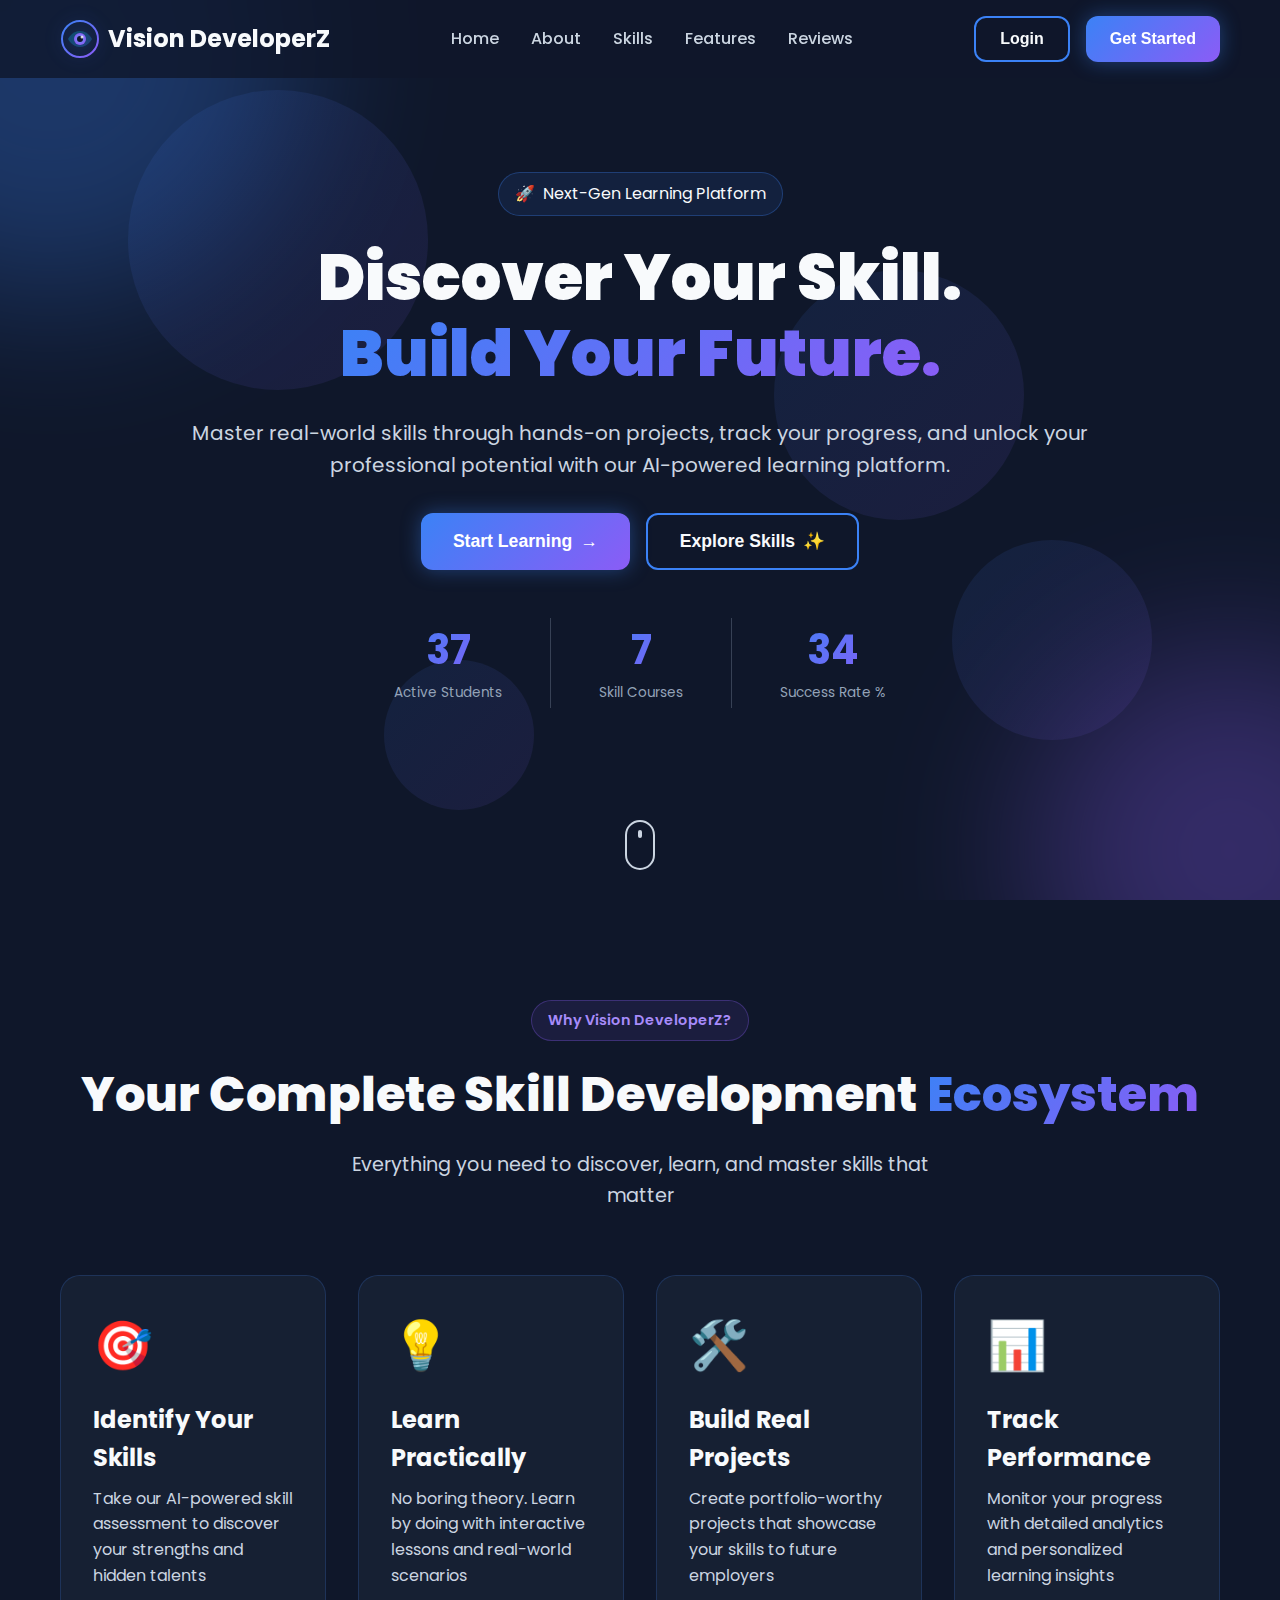
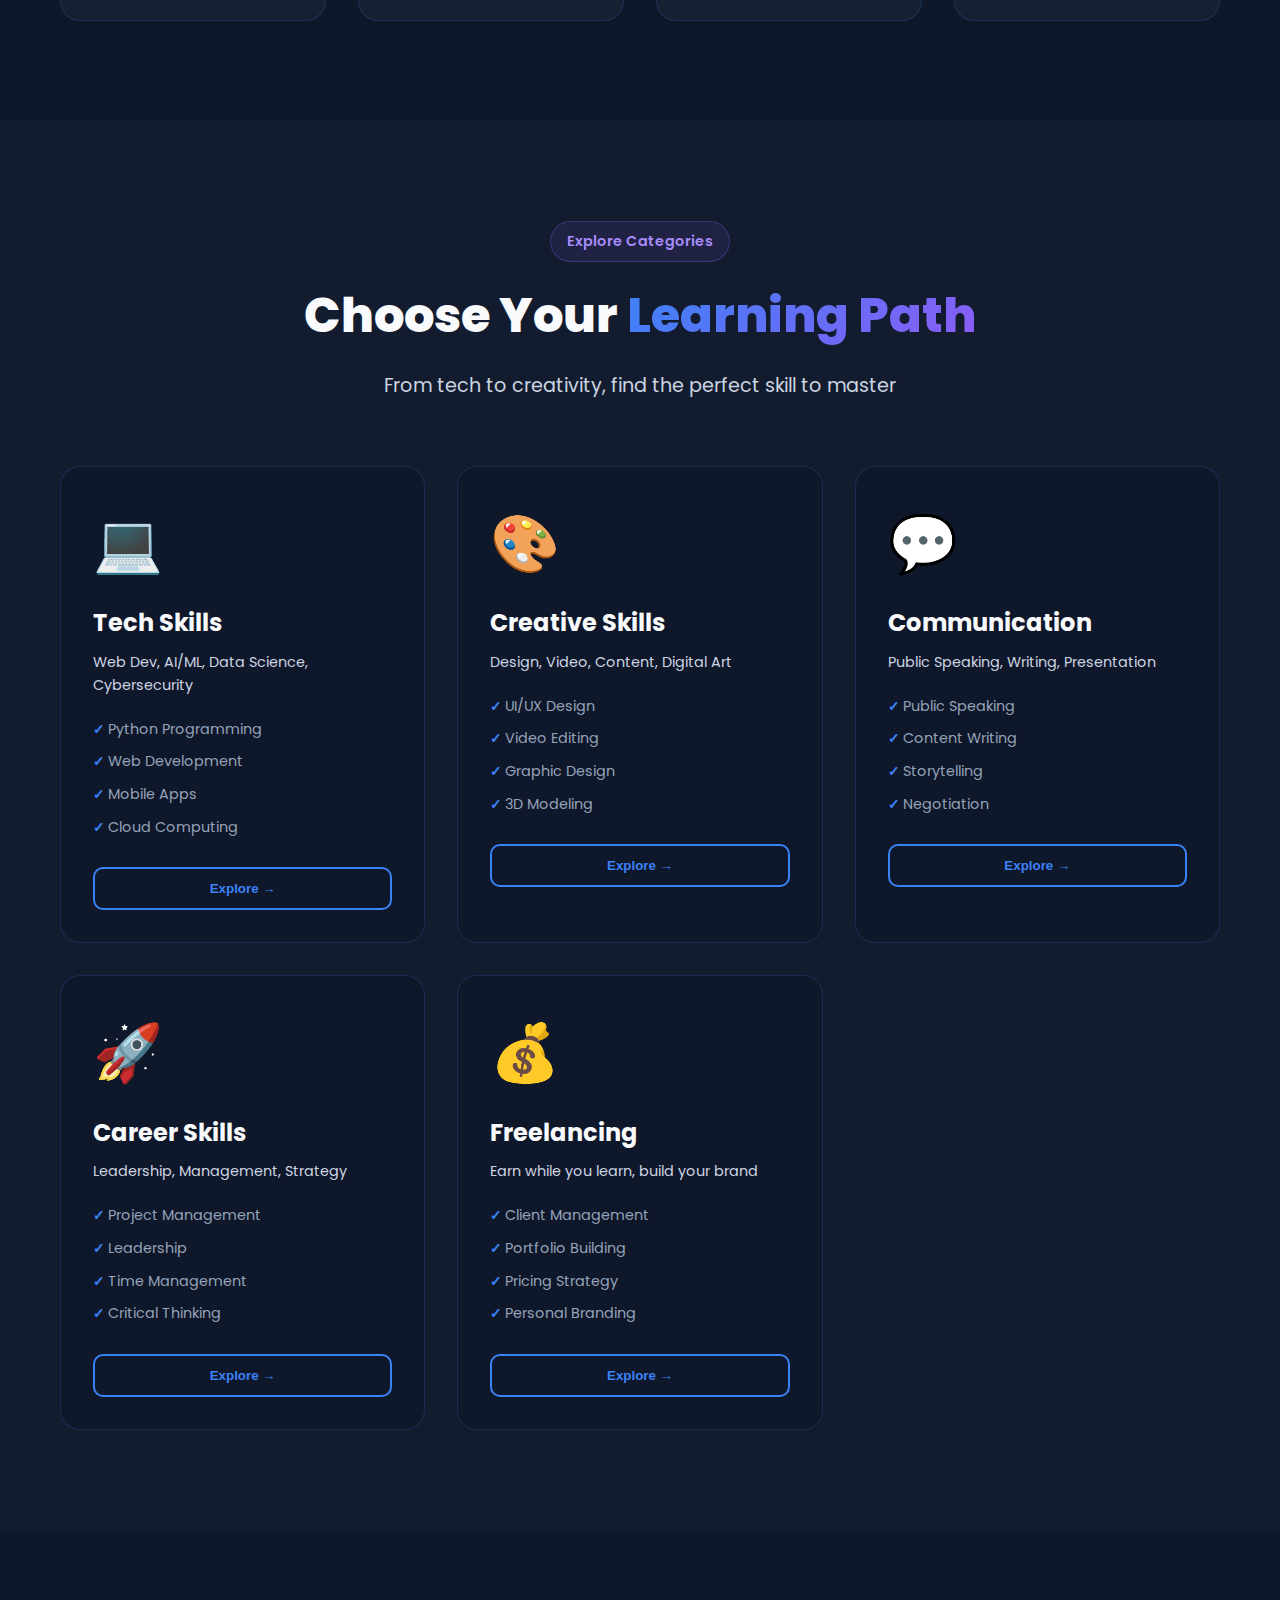
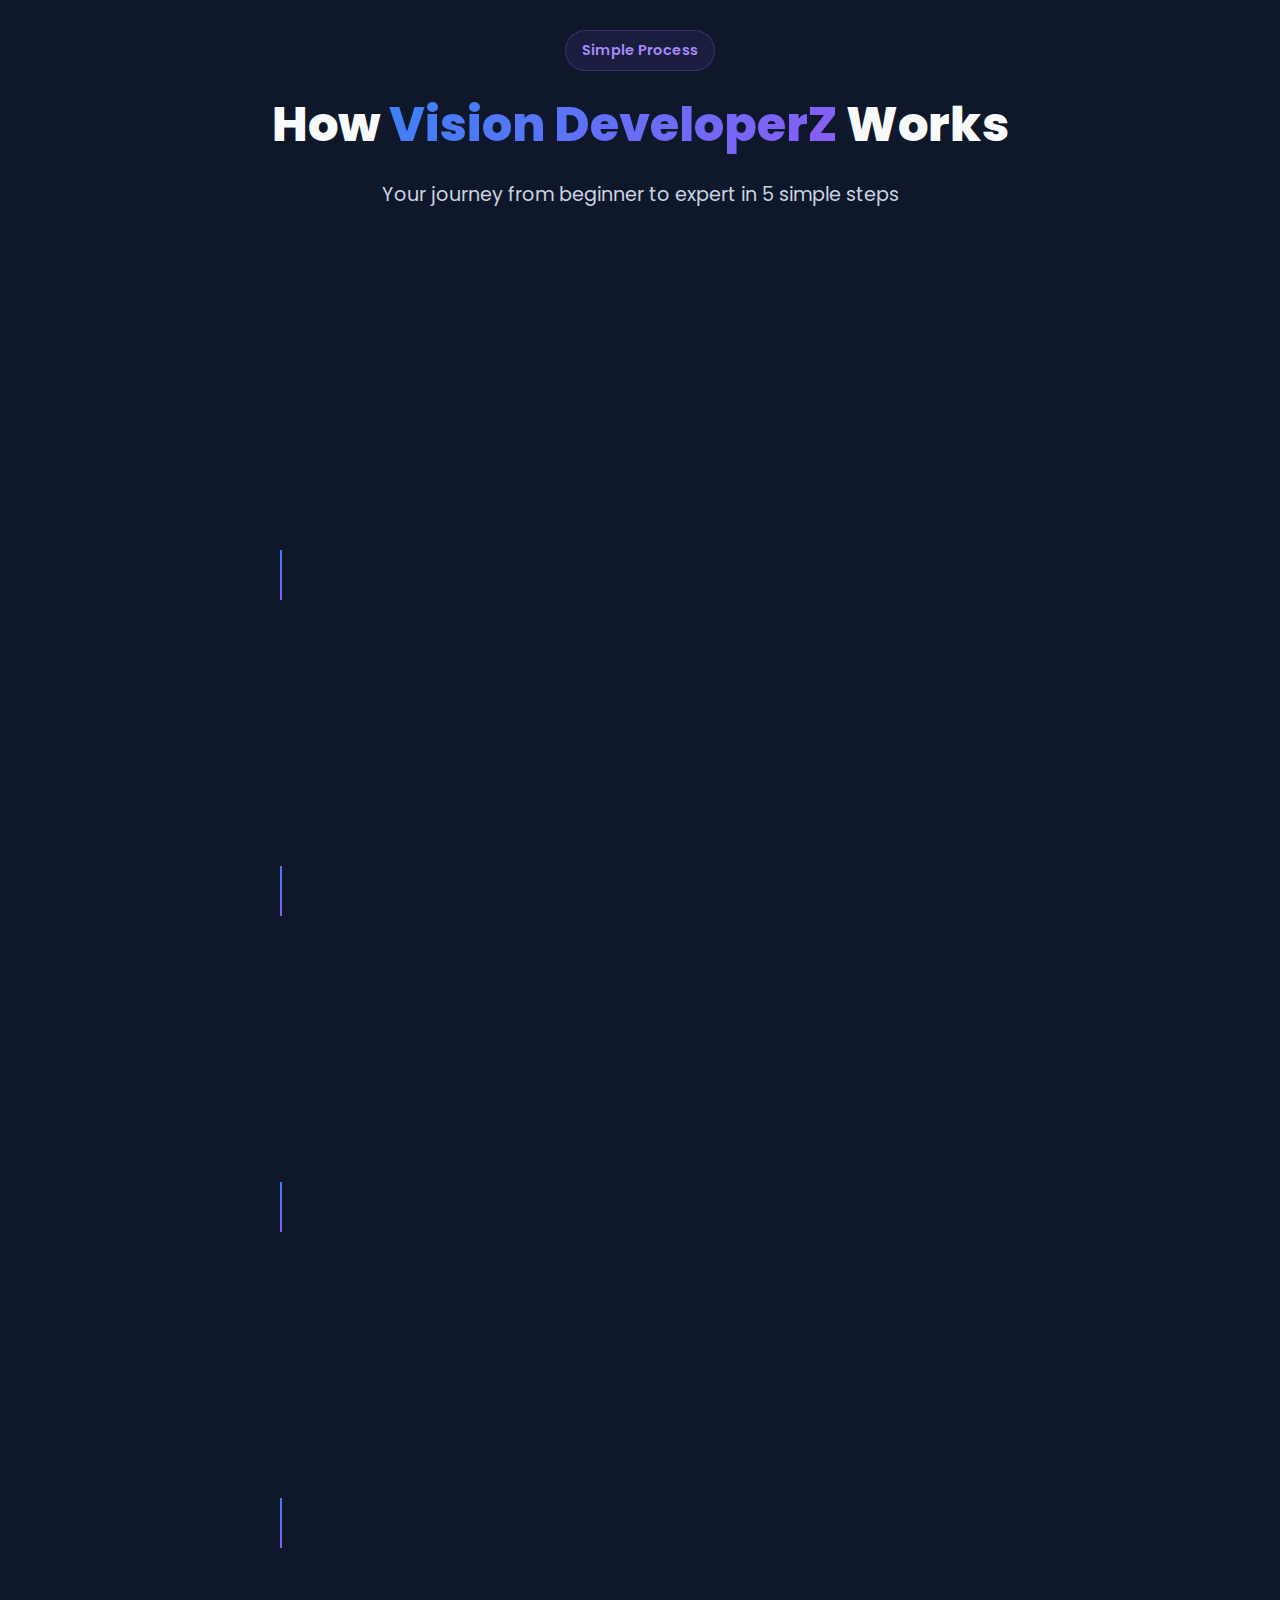
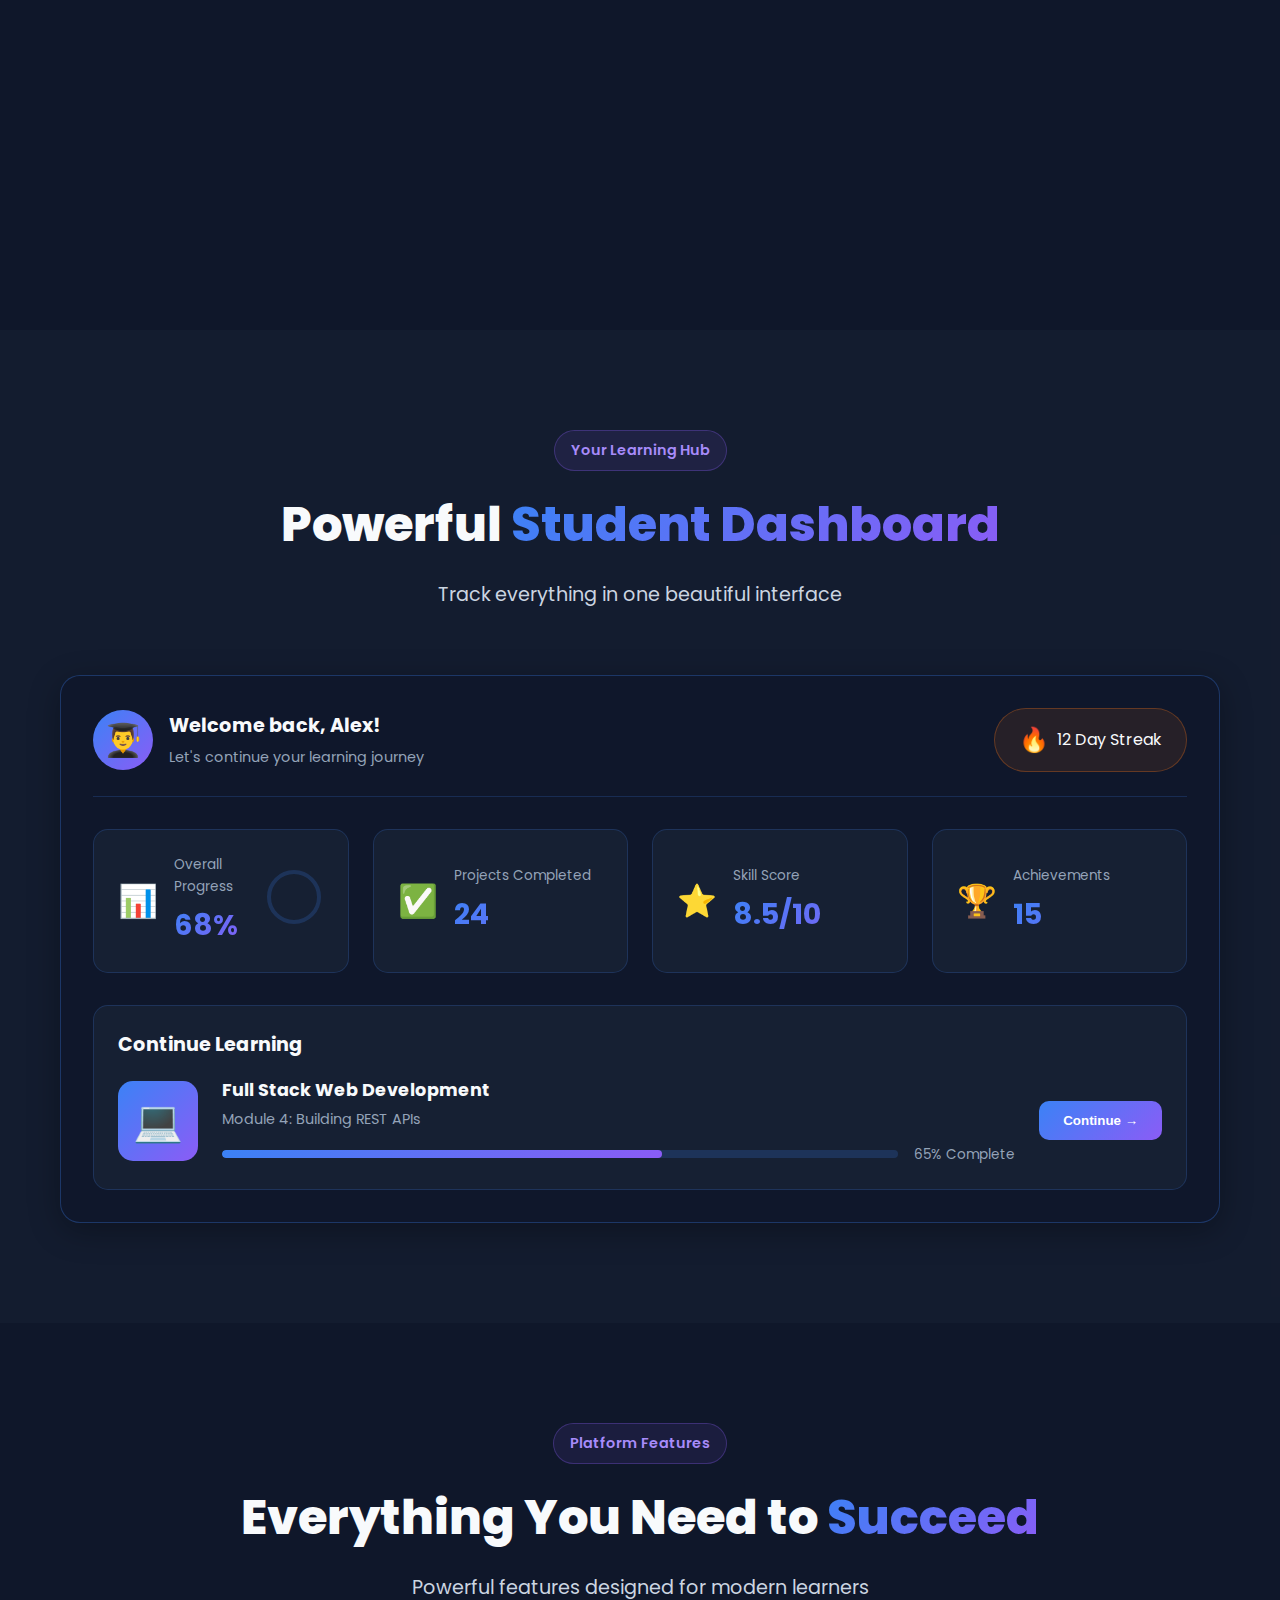
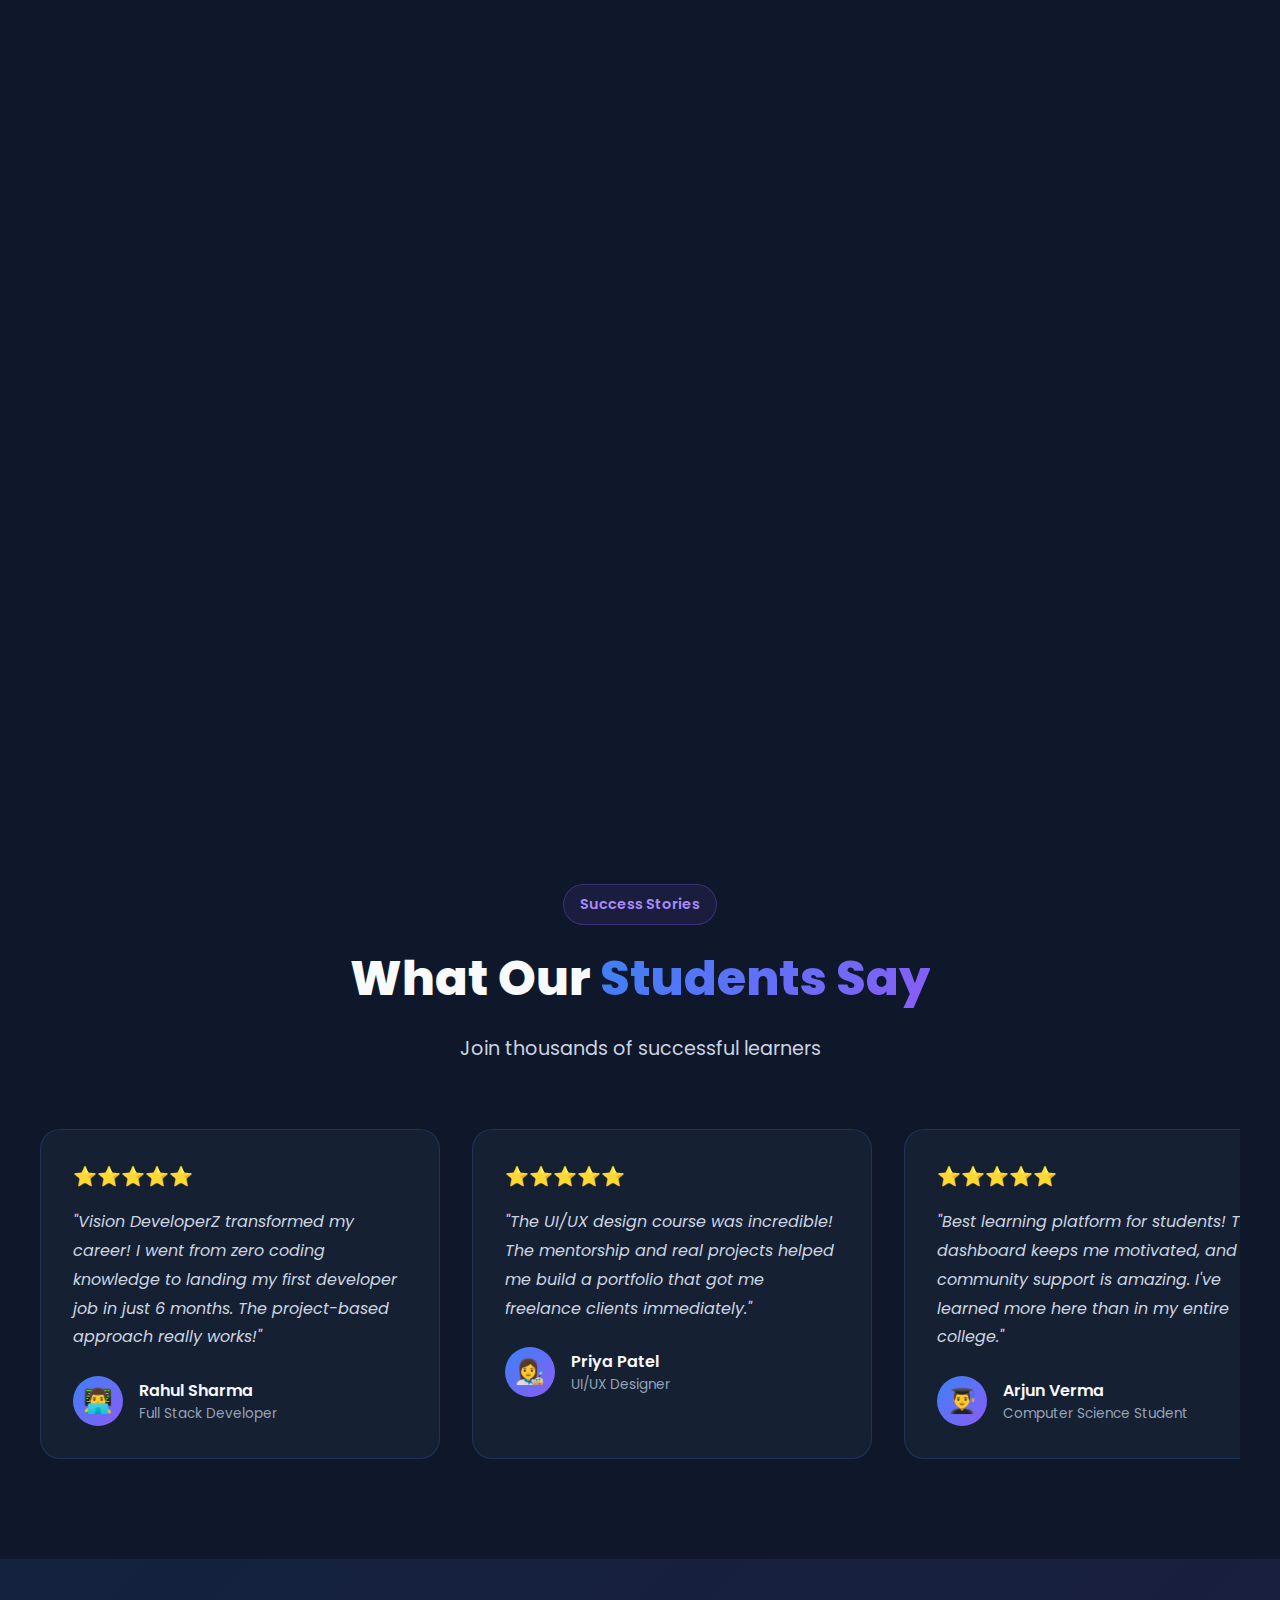
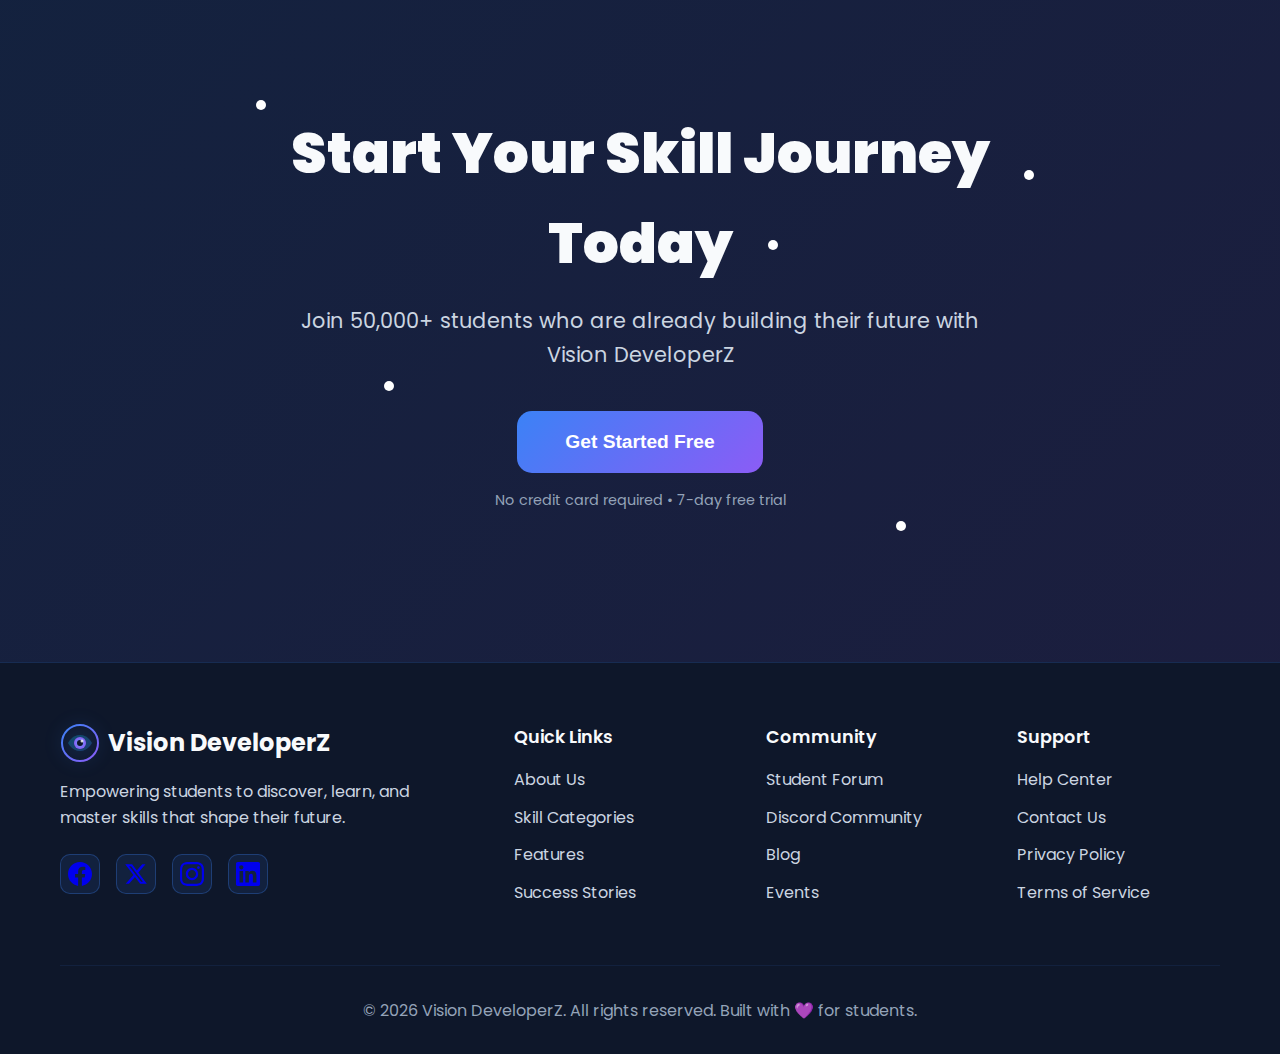
<file: index.html>
<!DOCTYPE html>
<html lang="en">

<head>
    <meta charset="UTF-8">
    <meta name="viewport" content="width=device-width, initial-scale=1.0">
    <title>Vision DeveloperZ - Discover Your Skill. Build Your Future.</title>
    <meta name="description"
        content="A next-generation skill development platform where students discover their potential, learn practically through projects, and grow professionally.">
    <link rel="preconnect" href="https://fonts.googleapis.com">
    <link rel="preconnect" href="https://fonts.gstatic.com" crossorigin>
    <link href="https://fonts.googleapis.com/css2?family=Poppins:wght@300;400;500;600;700;800;900&display=swap"
        rel="stylesheet">
    <link rel="stylesheet" href="style.css">
</head>

<body>
    <!-- Navigation -->
    <nav class="navbar" id="navbar">
        <div class="container nav-container">
            <div class="logo">
                <img src="logo.svg" alt="Vision DeveloperZ Logo" class="logo-icon">
                <span class="logo-text">Vision DeveloperZ</span>
            </div>
            <ul class="nav-menu" id="navMenu">
                <li><a href="index.html" class="nav-link">Home</a></li>
                <li><a href="about.html" class="nav-link">About</a></li>
                <li><a href="skills.html" class="nav-link">Skills</a></li>
                <li><a href="features.html" class="nav-link">Features</a></li>
                <li><a href="testimonials.html" class="nav-link">Reviews</a></li>
            </ul>
            <div class="nav-actions">
                <button class="btn-secondary">Login</button>
                <a href="https://forms.gle/qpHgHrWsqdY3z6v97" target="_blank" style="text-decoration: none;">
                    <button class="btn-primary">Get Started</button>
                </a>
            </div>
            <div class="hamburger" id="hamburger">
                <span></span>
                <span></span>
                <span></span>
            </div>
        </div>
    </nav>

    <!-- Hero Section -->
    <section class="hero" id="home">
        <div class="hero-background">
            <div class="floating-shape shape-1"></div>
            <div class="floating-shape shape-2"></div>
            <div class="floating-shape shape-3"></div>
            <div class="floating-shape shape-4"></div>
            <div class="gradient-orb orb-1"></div>
            <div class="gradient-orb orb-2"></div>
        </div>
        <div class="container hero-container">
            <div class="hero-content">
                <div class="hero-badge">
                    <span class="badge-icon">🚀</span>
                    <span>Next-Gen Learning Platform</span>
                </div>
                <h1 class="hero-title">
                    Discover Your Skill.<br>
                    <span class="gradient-text">Build Your Future.</span>
                </h1>
                <p class="hero-subtitle">
                    Master real-world skills through hands-on projects, track your progress,
                    and unlock your professional potential with our AI-powered learning platform.
                </p>
                <div class="hero-buttons">
                    <a href="https://forms.gle/qpHgHrWsqdY3z6v97" target="_blank" style="text-decoration: none;">
                        <button class="btn-hero btn-primary">
                            <span>Start Learning</span>
                            <span class="btn-icon">→</span>
                        </button>
                    </a>
                    <a href="skills.html" style="text-decoration: none;">
                        <button class="btn-hero btn-secondary">
                            <span>Explore Skills</span>
                            <span class="btn-icon">✨</span>
                        </button>
                    </a>
                </div>
                <div class="hero-stats">
                    <div class="stat-item">
                        <h3 class="stat-number" data-target="100">0</h3>
                        <p class="stat-label">Active Students</p>
                    </div>
                    <div class="stat-divider"></div>
                    <div class="stat-item">
                        <h3 class="stat-number" data-target="20">0</h3>
                        <p class="stat-label">Skill Courses</p>
                    </div>
                    <div class="stat-divider"></div>
                    <div class="stat-item">
                        <h3 class="stat-number" data-target="95">0</h3>
                        <p class="stat-label">Success Rate %</p>
                    </div>
                </div>
            </div>
        </div>
        <div class="scroll-indicator">
            <div class="mouse">
                <div class="wheel"></div>
            </div>
        </div>
    </section>

    <!-- About Platform Section -->
    <section class="about" id="about">
        <div class="container">
            <div class="section-header">
                <span class="section-badge">Why Vision DeveloperZ?</span>
                <h2 class="section-title">Your Complete Skill Development <span class="gradient-text">Ecosystem</span>
                </h2>
                <p class="section-subtitle">Everything you need to discover, learn, and master skills that matter</p>
            </div>
            <div class="about-grid">
                <div class="about-card" data-aos="fade-up" data-delay="0">
                    <div class="card-icon">
                        <span>🎯</span>
                    </div>
                    <h3 class="card-title">Identify Your Skills</h3>
                    <p class="card-description">
                        Take our AI-powered skill assessment to discover your strengths and hidden talents
                    </p>
                </div>
                <div class="about-card" data-aos="fade-up" data-delay="100">
                    <div class="card-icon">
                        <span>💡</span>
                    </div>
                    <h3 class="card-title">Learn Practically</h3>
                    <p class="card-description">
                        No boring theory. Learn by doing with interactive lessons and real-world scenarios
                    </p>
                </div>
                <div class="about-card" data-aos="fade-up" data-delay="200">
                    <div class="card-icon">
                        <span>🛠️</span>
                    </div>
                    <h3 class="card-title">Build Real Projects</h3>
                    <p class="card-description">
                        Create portfolio-worthy projects that showcase your skills to future employers
                    </p>
                </div>
                <div class="about-card" data-aos="fade-up" data-delay="300">
                    <div class="card-icon">
                        <span>📊</span>
                    </div>
                    <h3 class="card-title">Track Performance</h3>
                    <p class="card-description">
                        Monitor your progress with detailed analytics and personalized learning insights
                    </p>
                </div>
            </div>
        </div>
    </section>

    <!-- Skill Categories Section -->
    <section class="skills" id="skills">
        <div class="container">
            <div class="section-header">
                <span class="section-badge">Explore Categories</span>
                <h2 class="section-title">Choose Your <span class="gradient-text">Learning Path</span></h2>
                <p class="section-subtitle">From tech to creativity, find the perfect skill to master</p>
            </div>
            <div class="skills-grid">
                <div class="skill-card" data-aos="zoom-in" data-delay="0">
                    <div class="skill-card-glow"></div>
                    <div class="skill-icon">💻</div>
                    <h3 class="skill-title">Tech Skills</h3>
                    <p class="skill-description">Web Dev, AI/ML, Data Science, Cybersecurity</p>
                    <ul class="skill-list">
                        <li>Python Programming</li>
                        <li>Web Development</li>
                        <li>Mobile Apps</li>
                        <li>Cloud Computing</li>
                    </ul>
                    <button class="skill-btn" onclick="window.location.href='skills.html'">Explore →</button>
                </div>
                <div class="skill-card" data-aos="zoom-in" data-delay="100">
                    <div class="skill-card-glow"></div>
                    <div class="skill-icon">🎨</div>
                    <h3 class="skill-title">Creative Skills</h3>
                    <p class="skill-description">Design, Video, Content, Digital Art</p>
                    <ul class="skill-list">
                        <li>UI/UX Design</li>
                        <li>Video Editing</li>
                        <li>Graphic Design</li>
                        <li>3D Modeling</li>
                    </ul>
                    <button class="skill-btn" onclick="window.location.href='skills.html'">Explore →</button>
                </div>
                <div class="skill-card" data-aos="zoom-in" data-delay="200">
                    <div class="skill-card-glow"></div>
                    <div class="skill-icon">💬</div>
                    <h3 class="skill-title">Communication</h3>
                    <p class="skill-description">Public Speaking, Writing, Presentation</p>
                    <ul class="skill-list">
                        <li>Public Speaking</li>
                        <li>Content Writing</li>
                        <li>Storytelling</li>
                        <li>Negotiation</li>
                    </ul>
                    <button class="skill-btn" onclick="window.location.href='skills.html'">Explore →</button>
                </div>
                <div class="skill-card" data-aos="zoom-in" data-delay="300">
                    <div class="skill-card-glow"></div>
                    <div class="skill-icon">🚀</div>
                    <h3 class="skill-title">Career Skills</h3>
                    <p class="skill-description">Leadership, Management, Strategy</p>
                    <ul class="skill-list">
                        <li>Project Management</li>
                        <li>Leadership</li>
                        <li>Time Management</li>
                        <li>Critical Thinking</li>
                    </ul>
                    <button class="skill-btn" onclick="window.location.href='skills.html'">Explore →</button>
                </div>
                <div class="skill-card" data-aos="zoom-in" data-delay="400">
                    <div class="skill-card-glow"></div>
                    <div class="skill-icon">💰</div>
                    <h3 class="skill-title">Freelancing</h3>
                    <p class="skill-description">Earn while you learn, build your brand</p>
                    <ul class="skill-list">
                        <li>Client Management</li>
                        <li>Portfolio Building</li>
                        <li>Pricing Strategy</li>
                        <li>Personal Branding</li>
                    </ul>
                    <button class="skill-btn" onclick="window.location.href='skills.html'">Explore →</button>
                </div>
            </div>
        </div>
    </section>

    <!-- How It Works Section -->
    <section class="how-it-works">
        <div class="container">
            <div class="section-header">
                <span class="section-badge">Simple Process</span>
                <h2 class="section-title">How <span class="gradient-text">Vision DeveloperZ</span> Works</h2>
                <p class="section-subtitle">Your journey from beginner to expert in 5 simple steps</p>
            </div>
            <div class="timeline">
                <div class="timeline-item" data-aos="fade-right" data-delay="0">
                    <div class="timeline-number">01</div>
                    <div class="timeline-content">
                        <div class="timeline-icon">🔍</div>
                        <h3 class="timeline-title">Discover Your Skill</h3>
                        <p class="timeline-description">
                            Take our comprehensive skill assessment to identify your strengths and interests
                        </p>
                    </div>
                </div>
                <div class="timeline-connector"></div>
                <div class="timeline-item" data-aos="fade-left" data-delay="100">
                    <div class="timeline-number">02</div>
                    <div class="timeline-content">
                        <div class="timeline-icon">📚</div>
                        <h3 class="timeline-title">Learn Step-by-Step</h3>
                        <p class="timeline-description">
                            Follow structured learning paths with interactive lessons and expert guidance
                        </p>
                    </div>
                </div>
                <div class="timeline-connector"></div>
                <div class="timeline-item" data-aos="fade-right" data-delay="200">
                    <div class="timeline-number">03</div>
                    <div class="timeline-content">
                        <div class="timeline-icon">🛠️</div>
                        <h3 class="timeline-title">Build Projects</h3>
                        <p class="timeline-description">
                            Apply your knowledge by creating real-world projects for your portfolio
                        </p>
                    </div>
                </div>
                <div class="timeline-connector"></div>
                <div class="timeline-item" data-aos="fade-left" data-delay="300">
                    <div class="timeline-number">04</div>
                    <div class="timeline-content">
                        <div class="timeline-icon">📈</div>
                        <h3 class="timeline-title">Track Performance</h3>
                        <p class="timeline-description">
                            Monitor your progress with detailed analytics and personalized feedback
                        </p>
                    </div>
                </div>
                <div class="timeline-connector"></div>
                <div class="timeline-item" data-aos="fade-right" data-delay="400">
                    <div class="timeline-number">05</div>
                    <div class="timeline-content">
                        <div class="timeline-icon">🎓</div>
                        <h3 class="timeline-title">Grow Professionally</h3>
                        <p class="timeline-description">
                            Get certified, connect with mentors, and land your dream opportunities
                        </p>
                    </div>
                </div>
            </div>
        </div>
    </section>

    <!-- Dashboard Preview Section -->
    <section class="dashboard-preview">
        <div class="container">
            <div class="section-header">
                <span class="section-badge">Your Learning Hub</span>
                <h2 class="section-title">Powerful <span class="gradient-text">Student Dashboard</span></h2>
                <p class="section-subtitle">Track everything in one beautiful interface</p>
            </div>
            <div class="dashboard-mockup" data-aos="fade-up">
                <div class="dashboard-header">
                    <div class="dashboard-user">
                        <div class="user-avatar">👨‍🎓</div>
                        <div class="user-info">
                            <h4>Welcome back, Alex!</h4>
                            <p>Let's continue your learning journey</p>
                        </div>
                    </div>
                    <div class="dashboard-streak">
                        <span class="streak-icon">🔥</span>
                        <span class="streak-count">12 Day Streak</span>
                    </div>
                </div>
                <div class="dashboard-stats">
                    <div class="stat-box">
                        <div class="stat-icon">📊</div>
                        <div class="stat-info">
                            <p class="stat-label">Overall Progress</p>
                            <h3 class="stat-value">68%</h3>
                        </div>
                        <div class="progress-ring">
                            <svg width="60" height="60">
                                <circle cx="30" cy="30" r="25" class="progress-ring-circle"></circle>
                                <circle cx="30" cy="30" r="25" class="progress-ring-fill"
                                    style="stroke-dashoffset: 47;"></circle>
                            </svg>
                        </div>
                    </div>
                    <div class="stat-box">
                        <div class="stat-icon">✅</div>
                        <div class="stat-info">
                            <p class="stat-label">Projects Completed</p>
                            <h3 class="stat-value">24</h3>
                        </div>
                    </div>
                    <div class="stat-box">
                        <div class="stat-icon">⭐</div>
                        <div class="stat-info">
                            <p class="stat-label">Skill Score</p>
                            <h3 class="stat-value">8.5/10</h3>
                        </div>
                    </div>
                    <div class="stat-box">
                        <div class="stat-icon">🏆</div>
                        <div class="stat-info">
                            <p class="stat-label">Achievements</p>
                            <h3 class="stat-value">15</h3>
                        </div>
                    </div>
                </div>
                <div class="dashboard-current">
                    <h4 class="current-title">Continue Learning</h4>
                    <div class="current-course">
                        <div class="course-thumbnail">
                            <span class="course-icon">💻</span>
                        </div>
                        <div class="course-info">
                            <h5>Full Stack Web Development</h5>
                            <p>Module 4: Building REST APIs</p>
                            <div class="course-progress">
                                <div class="progress-bar">
                                    <div class="progress-fill" style="width: 65%;"></div>
                                </div>
                                <span class="progress-text">65% Complete</span>
                            </div>
                        </div>
                        <button class="continue-btn">Continue →</button>
                    </div>
                </div>
            </div>
        </div>
    </section>

    <!-- Features Section -->
    <section class="features" id="features">
        <div class="container">
            <div class="section-header">
                <span class="section-badge">Platform Features</span>
                <h2 class="section-title">Everything You Need to <span class="gradient-text">Succeed</span></h2>
                <p class="section-subtitle">Powerful features designed for modern learners</p>
            </div>
            <div class="features-grid">
                <div class="feature-card" data-aos="flip-left" data-delay="0">
                    <div class="feature-icon-wrapper">
                        <div class="feature-icon">🎯</div>
                    </div>
                    <h3 class="feature-title">Project-Based Learning</h3>
                    <p class="feature-description">
                        Learn by building real projects that you can showcase in your portfolio
                    </p>
                </div>
                <div class="feature-card" data-aos="flip-left" data-delay="100">
                    <div class="feature-icon-wrapper">
                        <div class="feature-icon">📈</div>
                    </div>
                    <h3 class="feature-title">Progress Tracking</h3>
                    <p class="feature-description">
                        Advanced analytics to monitor your learning journey and skill development
                    </p>
                </div>
                <div class="feature-card" data-aos="flip-left" data-delay="200">
                    <div class="feature-icon-wrapper">
                        <div class="feature-icon">👥</div>
                    </div>
                    <h3 class="feature-title">Community Support</h3>
                    <p class="feature-description">
                        Connect with thousands of learners, share knowledge, and grow together
                    </p>
                </div>
                <div class="feature-card" data-aos="flip-left" data-delay="300">
                    <div class="feature-icon-wrapper">
                        <div class="feature-icon">🎓</div>
                    </div>
                    <h3 class="feature-title">Expert Mentorship</h3>
                    <p class="feature-description">
                        Get guidance from industry professionals and experienced mentors
                    </p>
                </div>
                <div class="feature-card" data-aos="flip-left" data-delay="400">
                    <div class="feature-icon-wrapper">
                        <div class="feature-icon">💼</div>
                    </div>
                    <h3 class="feature-title">Portfolio Building</h3>
                    <p class="feature-description">
                        Create a stunning portfolio that impresses recruiters and clients
                    </p>
                </div>
                <div class="feature-card" data-aos="flip-left" data-delay="500">
                    <div class="feature-icon-wrapper">
                        <div class="feature-icon">🏅</div>
                    </div>
                    <h3 class="feature-title">Certifications</h3>
                    <p class="feature-description">
                        Earn industry-recognized certificates to boost your career prospects
                    </p>
                </div>
            </div>
        </div>
    </section>

    <!-- Testimonials Section -->
    <section class="testimonials" id="testimonials">
        <div class="container">
            <div class="section-header">
                <span class="section-badge">Success Stories</span>
                <h2 class="section-title">What Our <span class="gradient-text">Students Say</span></h2>
                <p class="section-subtitle">Join thousands of successful learners</p>
            </div>
            <div class="testimonials-slider">
                <div class="testimonial-track">
                    <div class="testimonial-card">
                        <div class="testimonial-rating">⭐⭐⭐⭐⭐</div>
                        <p class="testimonial-text">
                            "Vision DeveloperZ transformed my career! I went from zero coding knowledge to landing my
                            first
                            developer job in just 6 months. The project-based approach really works!"
                        </p>
                        <div class="testimonial-author">
                            <div class="author-avatar">👨‍💻</div>
                            <div class="author-info">
                                <h4 class="author-name">Rahul Sharma</h4>
                                <p class="author-role">Full Stack Developer</p>
                            </div>
                        </div>
                    </div>
                    <div class="testimonial-card">
                        <div class="testimonial-rating">⭐⭐⭐⭐⭐</div>
                        <p class="testimonial-text">
                            "The UI/UX design course was incredible! The mentorship and real projects helped me build a
                            portfolio that got me freelance clients immediately."
                        </p>
                        <div class="testimonial-author">
                            <div class="author-avatar">👩‍🎨</div>
                            <div class="author-info">
                                <h4 class="author-name">Priya Patel</h4>
                                <p class="author-role">UI/UX Designer</p>
                            </div>
                        </div>
                    </div>
                    <div class="testimonial-card">
                        <div class="testimonial-rating">⭐⭐⭐⭐⭐</div>
                        <p class="testimonial-text">
                            "Best learning platform for students! The dashboard keeps me motivated, and the community
                            support is amazing. I've learned more here than in my entire college."
                        </p>
                        <div class="testimonial-author">
                            <div class="author-avatar">👨‍🎓</div>
                            <div class="author-info">
                                <h4 class="author-name">Arjun Verma</h4>
                                <p class="author-role">Computer Science Student</p>
                            </div>
                        </div>
                    </div>
                    <div class="testimonial-card">
                        <div class="testimonial-rating">⭐⭐⭐⭐⭐</div>
                        <p class="testimonial-text">
                            "I discovered my passion for data science through Vision DeveloperZ. The step-by-step
                            learning path
                            and hands-on projects made complex topics easy to understand."
                        </p>
                        <div class="testimonial-author">
                            <div class="author-avatar">👩‍💼</div>
                            <div class="author-info">
                                <h4 class="author-name">Sneha Reddy</h4>
                                <p class="author-role">Data Analyst</p>
                            </div>
                        </div>
                    </div>
                    <!-- Duplicate for seamless loop -->
                    <div class="testimonial-card">
                        <div class="testimonial-rating">⭐⭐⭐⭐⭐</div>
                        <p class="testimonial-text">
                            "Vision DeveloperZ transformed my career! I went from zero coding knowledge to landing my
                            first
                            developer job in just 6 months. The project-based approach really works!"
                        </p>
                        <div class="testimonial-author">
                            <div class="author-avatar">👨‍💻</div>
                            <div class="author-info">
                                <h4 class="author-name">Rahul Sharma</h4>
                                <p class="author-role">Full Stack Developer</p>
                            </div>
                        </div>
                    </div>
                    <div class="testimonial-card">
                        <div class="testimonial-rating">⭐⭐⭐⭐⭐</div>
                        <p class="testimonial-text">
                            "The UI/UX design course was incredible! The mentorship and real projects helped me build a
                            portfolio that got me freelance clients immediately."
                        </p>
                        <div class="testimonial-author">
                            <div class="author-avatar">👩‍🎨</div>
                            <div class="author-info">
                                <h4 class="author-name">Priya Patel</h4>
                                <p class="author-role">UI/UX Designer</p>
                            </div>
                        </div>
                    </div>
                </div>
            </div>
        </div>
    </section>

    <!-- Call to Action Section -->
    <section class="cta">
        <div class="cta-background">
            <div class="cta-gradient"></div>
            <div class="cta-particles">
                <div class="particle"></div>
                <div class="particle"></div>
                <div class="particle"></div>
                <div class="particle"></div>
                <div class="particle"></div>
            </div>
        </div>
        <div class="container cta-container">
            <div class="cta-content">
                <h2 class="cta-title">Start Your Skill Journey Today</h2>
                <p class="cta-subtitle">
                    Join 50,000+ students who are already building their future with Vision DeveloperZ
                </p>
                <a href="https://forms.gle/qpHgHrWsqdY3z6v97" target="_blank" style="text-decoration: none;">
                    <button class="cta-button">
                        <span>Get Started Free</span>
                        <span class="cta-button-glow"></span>
                    </button>
                </a>
                <p class="cta-note">No credit card required • 7-day free trial</p>
            </div>
        </div>
    </section>

    <!-- Footer -->
    <footer class="footer">
        <div class="container">
            <div class="footer-content">
                <div class="footer-section">
                    <div class="footer-logo">
                        <img src="logo.svg" alt="Vision DeveloperZ Logo" class="logo-icon">
                        <span class="logo-text">Vision DeveloperZ</span>
                    </div>
                    <p class="footer-description">
                        Empowering students to discover, learn, and master skills that shape their future.
                    </p>
                    <div class="social-links">
                        <a href="https://www.facebook.com/share/1L1tgnvffg/" target="_blank" class="social-link"
                            title="Facebook">
                            <svg width="24" height="24" viewBox="0 0 24 24" fill="currentColor">
                                <path
                                    d="M24 12.073c0-6.627-5.373-12-12-12s-12 5.373-12 12c0 5.99 4.388 10.954 10.125 11.854v-8.385H7.078v-3.47h3.047V9.43c0-3.007 1.792-4.669 4.533-4.669 1.312 0 2.686.235 2.686.235v2.953H15.83c-1.491 0-1.956.925-1.956 1.874v2.25h3.328l-.532 3.47h-2.796v8.385C19.612 23.027 24 18.062 24 12.073z" />
                            </svg>
                        </a>
                        <a href="https://x.com/VisionDeve96585" target="_blank" class="social-link" title="X (Twitter)">
                            <svg width="24" height="24" viewBox="0 0 24 24" fill="currentColor">
                                <path
                                    d="M18.244 2.25h3.308l-7.227 8.26 8.502 11.24H16.17l-5.214-6.817L4.99 21.75H1.68l7.73-8.835L1.254 2.25H8.08l4.713 6.231zm-1.161 17.52h1.833L7.084 4.126H5.117z" />
                            </svg>
                        </a>
                        <a href="https://www.instagram.com/_visiondeveloperz.18?utm_source=qr&igsh=czB3ZmdwenZqYzN1"
                            target="_blank" class="social-link" title="Instagram">
                            <svg width="24" height="24" viewBox="0 0 24 24" fill="currentColor">
                                <path
                                    d="M12 0C8.74 0 8.333.015 7.053.072 5.775.132 4.905.333 4.14.63c-.789.306-1.459.717-2.126 1.384S.935 3.35.63 4.14C.333 4.905.131 5.775.072 7.053.012 8.333 0 8.74 0 12s.015 3.667.072 4.947c.06 1.277.261 2.148.558 2.913.306.788.717 1.459 1.384 2.126.667.666 1.336 1.079 2.126 1.384.766.296 1.636.499 2.913.558C8.333 23.988 8.74 24 12 24s3.667-.015 4.947-.072c1.277-.06 2.148-.262 2.913-.558.788-.306 1.459-.718 2.126-1.384.666-.667 1.079-1.335 1.384-2.126.296-.765.499-1.636.558-2.913.06-1.28.072-1.687.072-4.947s-.015-3.667-.072-4.947c-.06-1.277-.262-2.149-.558-2.913-.306-.789-.718-1.459-1.384-2.126C21.319 1.347 20.651.935 19.86.63c-.765-.297-1.636-.499-2.913-.558C15.667.012 15.26 0 12 0zm0 2.16c3.203 0 3.585.016 4.85.071 1.17.055 1.805.249 2.227.415.562.217.96.477 1.382.896.419.42.679.819.896 1.381.164.422.36 1.057.413 2.227.057 1.266.07 1.646.07 4.85s-.015 3.585-.074 4.85c-.061 1.17-.256 1.805-.421 2.227-.224.562-.479.96-.899 1.382-.419.419-.824.679-1.38.896-.42.164-1.065.36-2.235.413-1.274.057-1.649.07-4.859.07-3.211 0-3.586-.015-4.859-.074-1.171-.061-1.816-.256-2.236-.421-.569-.224-.96-.479-1.379-.899-.421-.419-.69-.824-.9-1.38-.165-.42-.359-1.065-.42-2.235-.045-1.26-.061-1.649-.061-4.844 0-3.196.016-3.586.061-4.861.061-1.17.255-1.814.42-2.234.21-.57.479-.96.9-1.381.419-.419.81-.689 1.379-.898.42-.166 1.051-.361 2.221-.421 1.275-.045 1.65-.06 4.859-.06l.045.03zm0 3.678c-3.405 0-6.162 2.76-6.162 6.162 0 3.405 2.76 6.162 6.162 6.162 3.405 0 6.162-2.76 6.162-6.162 0-3.405-2.76-6.162-6.162-6.162zM12 16c-2.21 0-4-1.79-4-4s1.79-4 4-4 4 1.79 4 4-1.79 4-4 4zm7.846-10.405c0 .795-.646 1.44-1.44 1.44-.795 0-1.44-.646-1.44-1.44 0-.794.646-1.439 1.44-1.439.793-.001 1.44.645 1.44 1.439z" />
                            </svg>
                        </a>
                        <a href="https://www.linkedin.com/in/vision-developerz-undefined-3a82193b1?utm_source=share&utm_campaign=share_via&utm_content=profile&utm_medium=android_app"
                            target="_blank" class="social-link" title="LinkedIn">
                            <svg width="24" height="24" viewBox="0 0 24 24" fill="currentColor">
                                <path
                                    d="M20.447 20.452h-3.554v-5.569c0-1.328-.027-3.037-1.852-3.037-1.853 0-2.136 1.445-2.136 2.939v5.667H9.351V9h3.414v1.561h.046c.477-.9 1.637-1.85 3.37-1.85 3.601 0 4.267 2.37 4.267 5.455v6.286zM5.337 7.433c-1.144 0-2.063-.926-2.063-2.065 0-1.138.92-2.063 2.063-2.063 1.14 0 2.064.925 2.064 2.063 0 1.139-.925 2.065-2.064 2.065zm1.782 13.019H3.555V9h3.564v11.452zM22.225 0H1.771C.792 0 0 .774 0 1.729v20.542C0 23.227.792 24 1.771 24h20.451C23.2 24 24 23.227 24 22.271V1.729C24 .774 23.2 0 22.222 0h.003z" />
                            </svg>
                        </a>
                    </div>
                </div>
                <div class="footer-section">
                    <h4 class="footer-title">Quick Links</h4>
                    <ul class="footer-links">
                        <li><a href="#about">About Us</a></li>
                        <li><a href="#skills">Skill Categories</a></li>
                        <li><a href="#features">Features</a></li>
                        <li><a href="#testimonials">Success Stories</a></li>
                    </ul>
                </div>
                <div class="footer-section">
                    <h4 class="footer-title">Community</h4>
                    <ul class="footer-links">
                        <li><a href="#">Student Forum</a></li>
                        <li><a href="#">Discord Community</a></li>
                        <li><a href="#">Blog</a></li>
                        <li><a href="#">Events</a></li>
                    </ul>
                </div>
                <div class="footer-section">
                    <h4 class="footer-title">Support</h4>
                    <ul class="footer-links">
                        <li><a href="#">Help Center</a></li>
                        <li><a href="#">Contact Us</a></li>
                        <li><a href="#">Privacy Policy</a></li>
                        <li><a href="#">Terms of Service</a></li>
                    </ul>
                </div>
            </div>
            <div class="footer-bottom">
                <p>&copy; 2026 Vision DeveloperZ. All rights reserved. Built with 💜 for students.</p>
            </div>
        </div>
    </footer>

    <script src="script.js"></script>
</body>

</html>
</file>
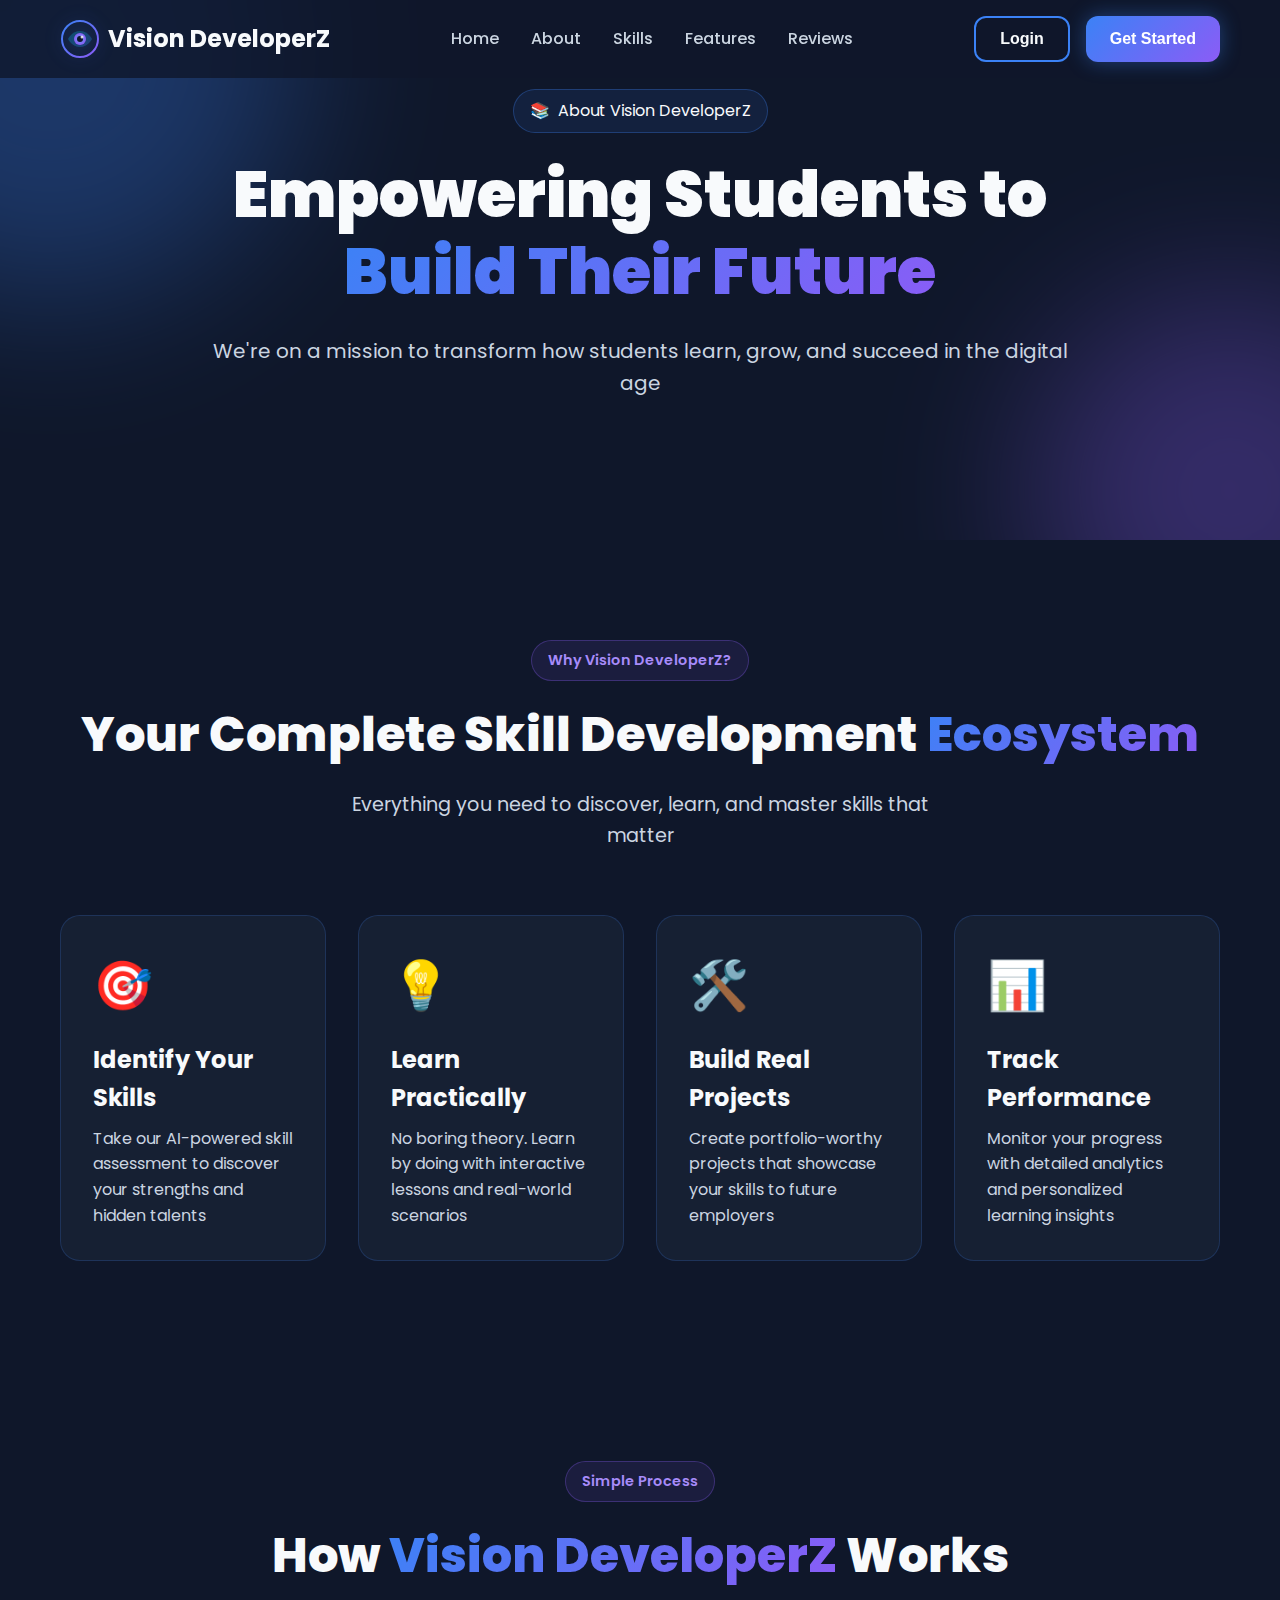
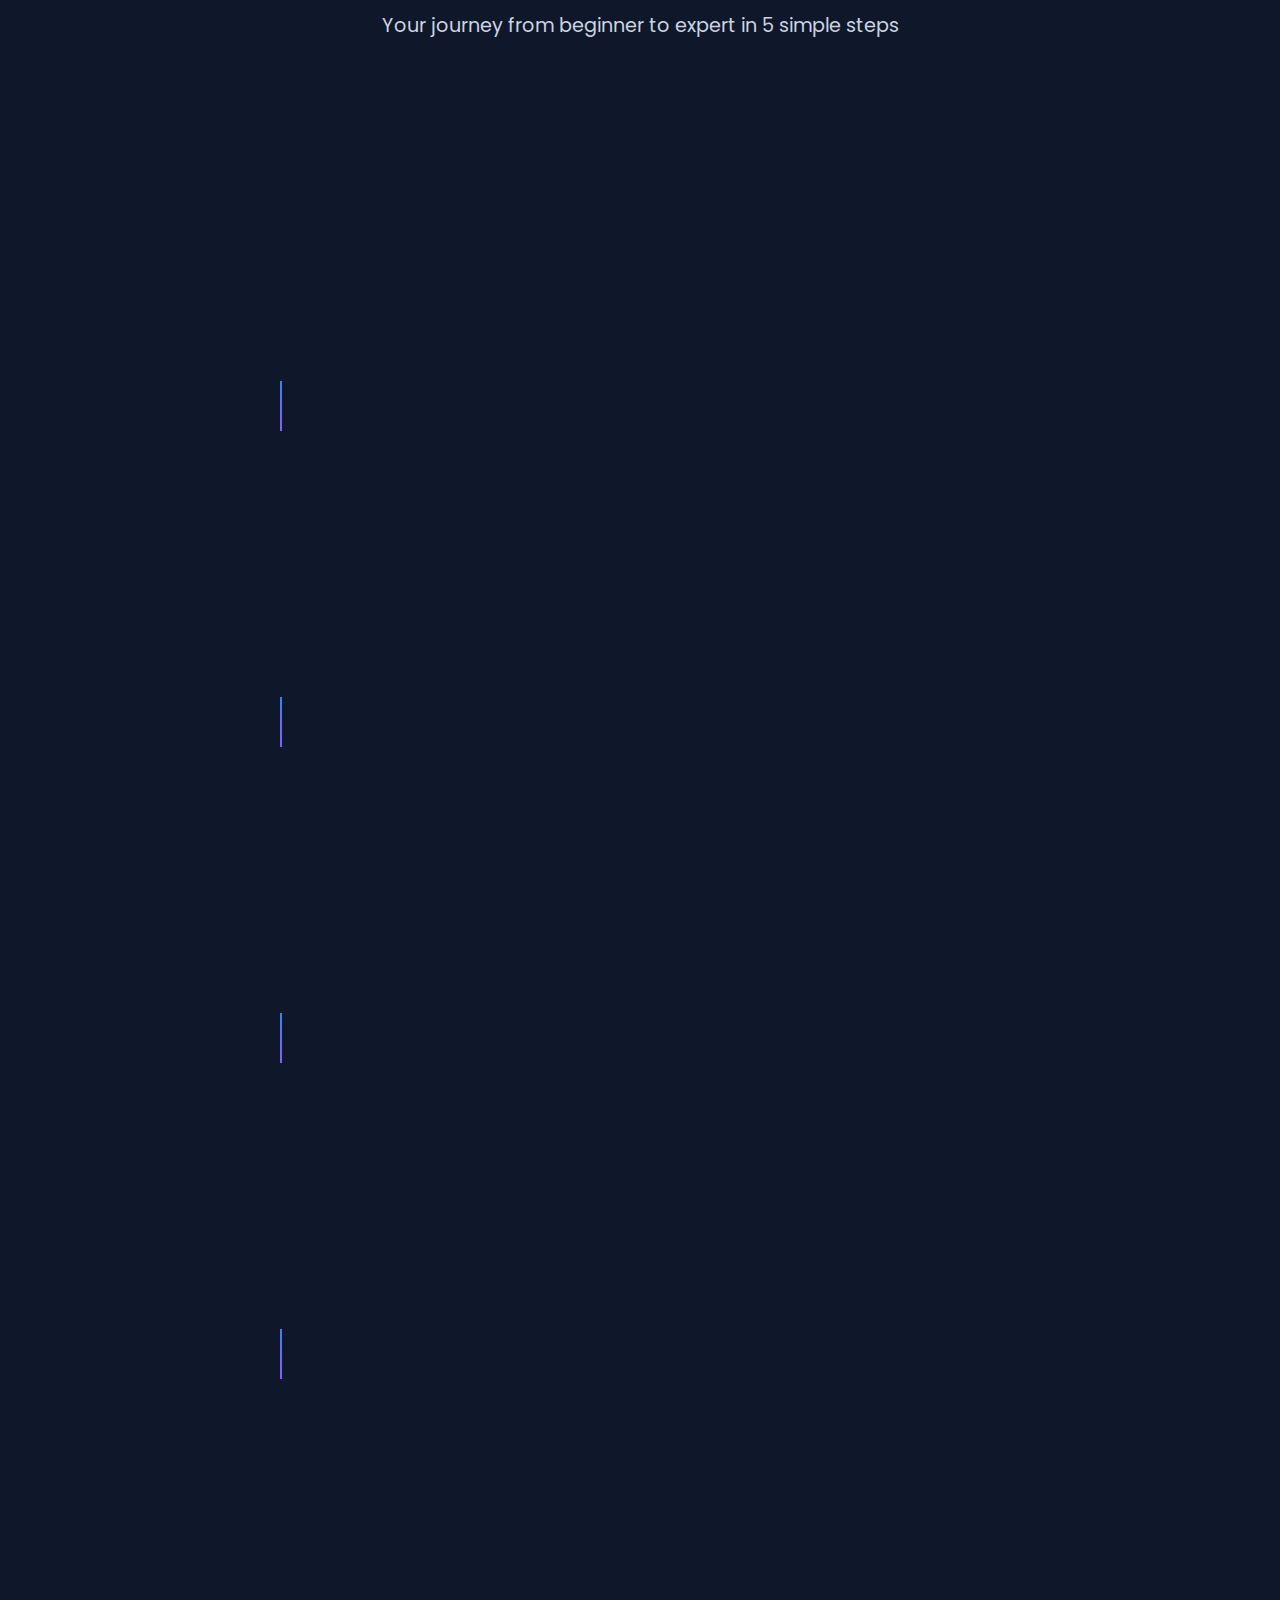
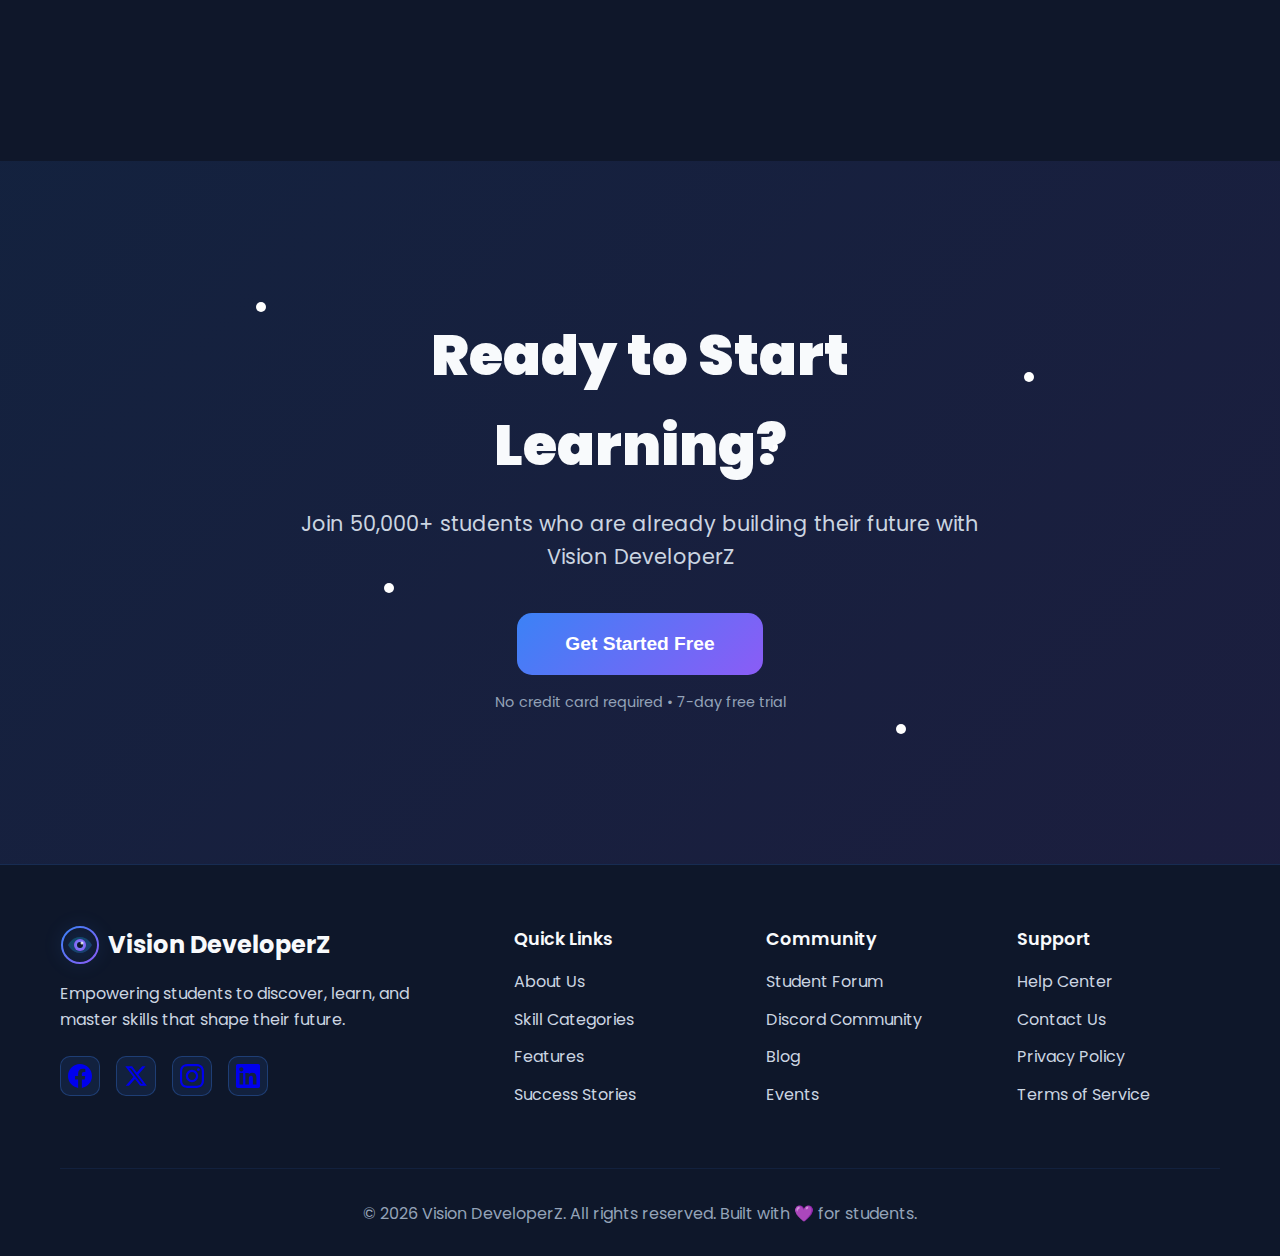
<file: about.html>
<!DOCTYPE html>
<html lang="en">

<head>
    <meta charset="UTF-8">
    <meta name="viewport" content="width=device-width, initial-scale=1.0">
    <title>About Us - Vision DeveloperZ</title>
    <meta name="description"
        content="Learn about Vision DeveloperZ - your complete skill development ecosystem for practical learning and professional growth.">
    <link rel="preconnect" href="https://fonts.googleapis.com">
    <link rel="preconnect" href="https://fonts.gstatic.com" crossorigin>
    <link href="https://fonts.googleapis.com/css2?family=Poppins:wght@300;400;500;600;700;800;900&display=swap"
        rel="stylesheet">
    <link rel="stylesheet" href="style.css">
</head>

<body>
    <!-- Navigation -->
    <nav class="navbar" id="navbar">
        <div class="container nav-container">
            <div class="logo">
                <img src="logo.svg" alt="Vision DeveloperZ Logo" class="logo-icon">
                <span class="logo-text">Vision DeveloperZ</span>
            </div>
            <ul class="nav-menu" id="navMenu">
                <li><a href="index.html" class="nav-link">Home</a></li>
                <li><a href="about.html" class="nav-link active">About</a></li>
                <li><a href="skills.html" class="nav-link">Skills</a></li>
                <li><a href="features.html" class="nav-link">Features</a></li>
                <li><a href="testimonials.html" class="nav-link">Reviews</a></li>
            </ul>
            <div class="nav-actions">
                <button class="btn-secondary">Login</button>
                <a href="https://forms.gle/qpHgHrWsqdY3z6v97" target="_blank" style="text-decoration: none;">
                    <button class="btn-primary">Get Started</button>
                </a>
            </div>
            <div class="hamburger" id="hamburger">
                <span></span>
                <span></span>
                <span></span>
            </div>
        </div>
    </nav>

    <!-- About Hero Section -->
    <section class="hero" style="min-height: 60vh;">
        <div class="hero-background">
            <div class="gradient-orb orb-1"></div>
            <div class="gradient-orb orb-2"></div>
        </div>
        <div class="container hero-container">
            <div class="hero-content">
                <div class="hero-badge">
                    <span class="badge-icon">📚</span>
                    <span>About Vision DeveloperZ</span>
                </div>
                <h1 class="hero-title">
                    Empowering Students to<br>
                    <span class="gradient-text">Build Their Future</span>
                </h1>
                <p class="hero-subtitle">
                    We're on a mission to transform how students learn, grow, and succeed in the digital age
                </p>
            </div>
        </div>
    </section>

    <!-- About Platform Section -->
    <section class="about">
        <div class="container">
            <div class="section-header">
                <span class="section-badge">Why Vision DeveloperZ?</span>
                <h2 class="section-title">Your Complete Skill Development <span class="gradient-text">Ecosystem</span>
                </h2>
                <p class="section-subtitle">Everything you need to discover, learn, and master skills that matter</p>
            </div>
            <div class="about-grid">
                <div class="about-card" data-aos="fade-up" data-delay="0">
                    <div class="card-icon">
                        <span>🎯</span>
                    </div>
                    <h3 class="card-title">Identify Your Skills</h3>
                    <p class="card-description">
                        Take our AI-powered skill assessment to discover your strengths and hidden talents
                    </p>
                </div>
                <div class="about-card" data-aos="fade-up" data-delay="100">
                    <div class="card-icon">
                        <span>💡</span>
                    </div>
                    <h3 class="card-title">Learn Practically</h3>
                    <p class="card-description">
                        No boring theory. Learn by doing with interactive lessons and real-world scenarios
                    </p>
                </div>
                <div class="about-card" data-aos="fade-up" data-delay="200">
                    <div class="card-icon">
                        <span>🛠️</span>
                    </div>
                    <h3 class="card-title">Build Real Projects</h3>
                    <p class="card-description">
                        Create portfolio-worthy projects that showcase your skills to future employers
                    </p>
                </div>
                <div class="about-card" data-aos="fade-up" data-delay="300">
                    <div class="card-icon">
                        <span>📊</span>
                    </div>
                    <h3 class="card-title">Track Performance</h3>
                    <p class="card-description">
                        Monitor your progress with detailed analytics and personalized learning insights
                    </p>
                </div>
            </div>
        </div>
    </section>

    <!-- How It Works Section -->
    <section class="how-it-works">
        <div class="container">
            <div class="section-header">
                <span class="section-badge">Simple Process</span>
                <h2 class="section-title">How <span class="gradient-text">Vision DeveloperZ</span> Works</h2>
                <p class="section-subtitle">Your journey from beginner to expert in 5 simple steps</p>
            </div>
            <div class="timeline">
                <div class="timeline-item" data-aos="fade-right" data-delay="0">
                    <div class="timeline-number">01</div>
                    <div class="timeline-content">
                        <div class="timeline-icon">🔍</div>
                        <h3 class="timeline-title">Discover Your Skill</h3>
                        <p class="timeline-description">
                            Take our comprehensive skill assessment to identify your strengths and interests
                        </p>
                    </div>
                </div>
                <div class="timeline-connector"></div>
                <div class="timeline-item" data-aos="fade-left" data-delay="100">
                    <div class="timeline-number">02</div>
                    <div class="timeline-content">
                        <div class="timeline-icon">📚</div>
                        <h3 class="timeline-title">Learn Step-by-Step</h3>
                        <p class="timeline-description">
                            Follow structured learning paths with interactive lessons and expert guidance
                        </p>
                    </div>
                </div>
                <div class="timeline-connector"></div>
                <div class="timeline-item" data-aos="fade-right" data-delay="200">
                    <div class="timeline-number">03</div>
                    <div class="timeline-content">
                        <div class="timeline-icon">🛠️</div>
                        <h3 class="timeline-title">Build Projects</h3>
                        <p class="timeline-description">
                            Apply your knowledge by creating real-world projects for your portfolio
                        </p>
                    </div>
                </div>
                <div class="timeline-connector"></div>
                <div class="timeline-item" data-aos="fade-left" data-delay="300">
                    <div class="timeline-number">04</div>
                    <div class="timeline-content">
                        <div class="timeline-icon">📈</div>
                        <h3 class="timeline-title">Track Performance</h3>
                        <p class="timeline-description">
                            Monitor your progress with detailed analytics and personalized feedback
                        </p>
                    </div>
                </div>
                <div class="timeline-connector"></div>
                <div class="timeline-item" data-aos="fade-right" data-delay="400">
                    <div class="timeline-number">05</div>
                    <div class="timeline-content">
                        <div class="timeline-icon">🎓</div>
                        <h3 class="timeline-title">Grow Professionally</h3>
                        <p class="timeline-description">
                            Get certified, connect with mentors, and land your dream opportunities
                        </p>
                    </div>
                </div>
            </div>
        </div>
    </section>

    <!-- Call to Action Section -->
    <section class="cta">
        <div class="cta-background">
            <div class="cta-gradient"></div>
            <div class="cta-particles">
                <div class="particle"></div>
                <div class="particle"></div>
                <div class="particle"></div>
                <div class="particle"></div>
                <div class="particle"></div>
            </div>
        </div>
        <div class="container cta-container">
            <div class="cta-content">
                <h2 class="cta-title">Ready to Start Learning?</h2>
                <p class="cta-subtitle">
                    Join 50,000+ students who are already building their future with Vision DeveloperZ
                </p>
                <a href="https://forms.gle/qpHgHrWsqdY3z6v97" target="_blank" style="text-decoration: none;">
                    <button class="cta-button">
                        <span>Get Started Free</span>
                        <span class="cta-button-glow"></span>
                    </button>
                </a>
                <p class="cta-note">No credit card required • 7-day free trial</p>
            </div>
        </div>
    </section>

    <!-- Footer -->
    <footer class="footer">
        <div class="container">
            <div class="footer-content">
                <div class="footer-section">
                    <div class="footer-logo">
                        <img src="logo.svg" alt="Vision DeveloperZ Logo" class="logo-icon">
                        <span class="logo-text">Vision DeveloperZ</span>
                    </div>
                    <p class="footer-description">
                        Empowering students to discover, learn, and master skills that shape their future.
                    </p>
                    <div class="social-links">
                        <a href="https://www.facebook.com/share/1L1tgnvffg/" target="_blank" class="social-link"
                            title="Facebook">
                            <svg width="24" height="24" viewBox="0 0 24 24" fill="currentColor">
                                <path
                                    d="M24 12.073c0-6.627-5.373-12-12-12s-12 5.373-12 12c0 5.99 4.388 10.954 10.125 11.854v-8.385H7.078v-3.47h3.047V9.43c0-3.007 1.792-4.669 4.533-4.669 1.312 0 2.686.235 2.686.235v2.953H15.83c-1.491 0-1.956.925-1.956 1.874v2.25h3.328l-.532 3.47h-2.796v8.385C19.612 23.027 24 18.062 24 12.073z" />
                            </svg>
                        </a>
                        <a href="https://x.com/VisionDeve96585" target="_blank" class="social-link" title="X (Twitter)">
                            <svg width="24" height="24" viewBox="0 0 24 24" fill="currentColor">
                                <path
                                    d="M18.244 2.25h3.308l-7.227 8.26 8.502 11.24H16.17l-5.214-6.817L4.99 21.75H1.68l7.73-8.835L1.254 2.25H8.08l4.713 6.231zm-1.161 17.52h1.833L7.084 4.126H5.117z" />
                            </svg>
                        </a>
                        <a href="https://www.instagram.com/_visiondeveloperz.18?utm_source=qr&igsh=czB3ZmdwenZqYzN1"
                            target="_blank" class="social-link" title="Instagram">
                            <svg width="24" height="24" viewBox="0 0 24 24" fill="currentColor">
                                <path
                                    d="M12 0C8.74 0 8.333.015 7.053.072 5.775.132 4.905.333 4.14.63c-.789.306-1.459.717-2.126 1.384S.935 3.35.63 4.14C.333 4.905.131 5.775.072 7.053.012 8.333 0 8.74 0 12s.015 3.667.072 4.947c.06 1.277.261 2.148.558 2.913.306.788.717 1.459 1.384 2.126.667.666 1.336 1.079 2.126 1.384.766.296 1.636.499 2.913.558C8.333 23.988 8.74 24 12 24s3.667-.015 4.947-.072c1.277-.06 2.148-.262 2.913-.558.788-.306 1.459-.718 2.126-1.384.666-.667 1.079-1.335 1.384-2.126.296-.765.499-1.636.558-2.913.06-1.28.072-1.687.072-4.947s-.015-3.667-.072-4.947c-.06-1.277-.262-2.149-.558-2.913-.306-.789-.718-1.459-1.384-2.126C21.319 1.347 20.651.935 19.86.63c-.765-.297-1.636-.499-2.913-.558C15.667.012 15.26 0 12 0zm0 2.16c3.203 0 3.585.016 4.85.071 1.17.055 1.805.249 2.227.415.562.217.96.477 1.382.896.419.42.679.819.896 1.381.164.422.36 1.057.413 2.227.057 1.266.07 1.646.07 4.85s-.015 3.585-.074 4.85c-.061 1.17-.256 1.805-.421 2.227-.224.562-.479.96-.899 1.382-.419.419-.824.679-1.38.896-.42.164-1.065.36-2.235.413-1.274.057-1.649.07-4.859.07-3.211 0-3.586-.015-4.859-.074-1.171-.061-1.816-.256-2.236-.421-.569-.224-.96-.479-1.379-.899-.421-.419-.69-.824-.9-1.38-.165-.42-.359-1.065-.42-2.235-.045-1.26-.061-1.649-.061-4.844 0-3.196.016-3.586.061-4.861.061-1.17.255-1.814.42-2.234.21-.57.479-.96.9-1.381.419-.419.81-.689 1.379-.898.42-.166 1.051-.361 2.221-.421 1.275-.045 1.65-.06 4.859-.06l.045.03zm0 3.678c-3.405 0-6.162 2.76-6.162 6.162 0 3.405 2.76 6.162 6.162 6.162 3.405 0 6.162-2.76 6.162-6.162 0-3.405-2.76-6.162-6.162-6.162zM12 16c-2.21 0-4-1.79-4-4s1.79-4 4-4 4 1.79 4 4-1.79 4-4 4zm7.846-10.405c0 .795-.646 1.44-1.44 1.44-.795 0-1.44-.646-1.44-1.44 0-.794.646-1.439 1.44-1.439.793-.001 1.44.645 1.44 1.439z" />
                            </svg>
                        </a>
                        <a href="https://www.linkedin.com/in/vision-developerz-undefined-3a82193b1?utm_source=share&utm_campaign=share_via&utm_content=profile&utm_medium=android_app"
                            target="_blank" class="social-link" title="LinkedIn">
                            <svg width="24" height="24" viewBox="0 0 24 24" fill="currentColor">
                                <path
                                    d="M20.447 20.452h-3.554v-5.569c0-1.328-.027-3.037-1.852-3.037-1.853 0-2.136 1.445-2.136 2.939v5.667H9.351V9h3.414v1.561h.046c.477-.9 1.637-1.85 3.37-1.85 3.601 0 4.267 2.37 4.267 5.455v6.286zM5.337 7.433c-1.144 0-2.063-.926-2.063-2.065 0-1.138.92-2.063 2.063-2.063 1.14 0 2.064.925 2.064 2.063 0 1.139-.925 2.065-2.064 2.065zm1.782 13.019H3.555V9h3.564v11.452zM22.225 0H1.771C.792 0 0 .774 0 1.729v20.542C0 23.227.792 24 1.771 24h20.451C23.2 24 24 23.227 24 22.271V1.729C24 .774 23.2 0 22.222 0h.003z" />
                            </svg>
                        </a>
                    </div>
                </div>
                <div class="footer-section">
                    <h4 class="footer-title">Quick Links</h4>
                    <ul class="footer-links">
                        <li><a href="about.html">About Us</a></li>
                        <li><a href="skills.html">Skill Categories</a></li>
                        <li><a href="features.html">Features</a></li>
                        <li><a href="testimonials.html">Success Stories</a></li>
                    </ul>
                </div>
                <div class="footer-section">
                    <h4 class="footer-title">Community</h4>
                    <ul class="footer-links">
                        <li><a href="#">Student Forum</a></li>
                        <li><a href="#">Discord Community</a></li>
                        <li><a href="#">Blog</a></li>
                        <li><a href="#">Events</a></li>
                    </ul>
                </div>
                <div class="footer-section">
                    <h4 class="footer-title">Support</h4>
                    <ul class="footer-links">
                        <li><a href="#">Help Center</a></li>
                        <li><a href="#">Contact Us</a></li>
                        <li><a href="#">Privacy Policy</a></li>
                        <li><a href="#">Terms of Service</a></li>
                    </ul>
                </div>
            </div>
            <div class="footer-bottom">
                <p>&copy; 2026 Vision DeveloperZ. All rights reserved. Built with 💜 for students.</p>
            </div>
        </div>
    </footer>

    <script src="script.js"></script>
</body>

</html>
</file>
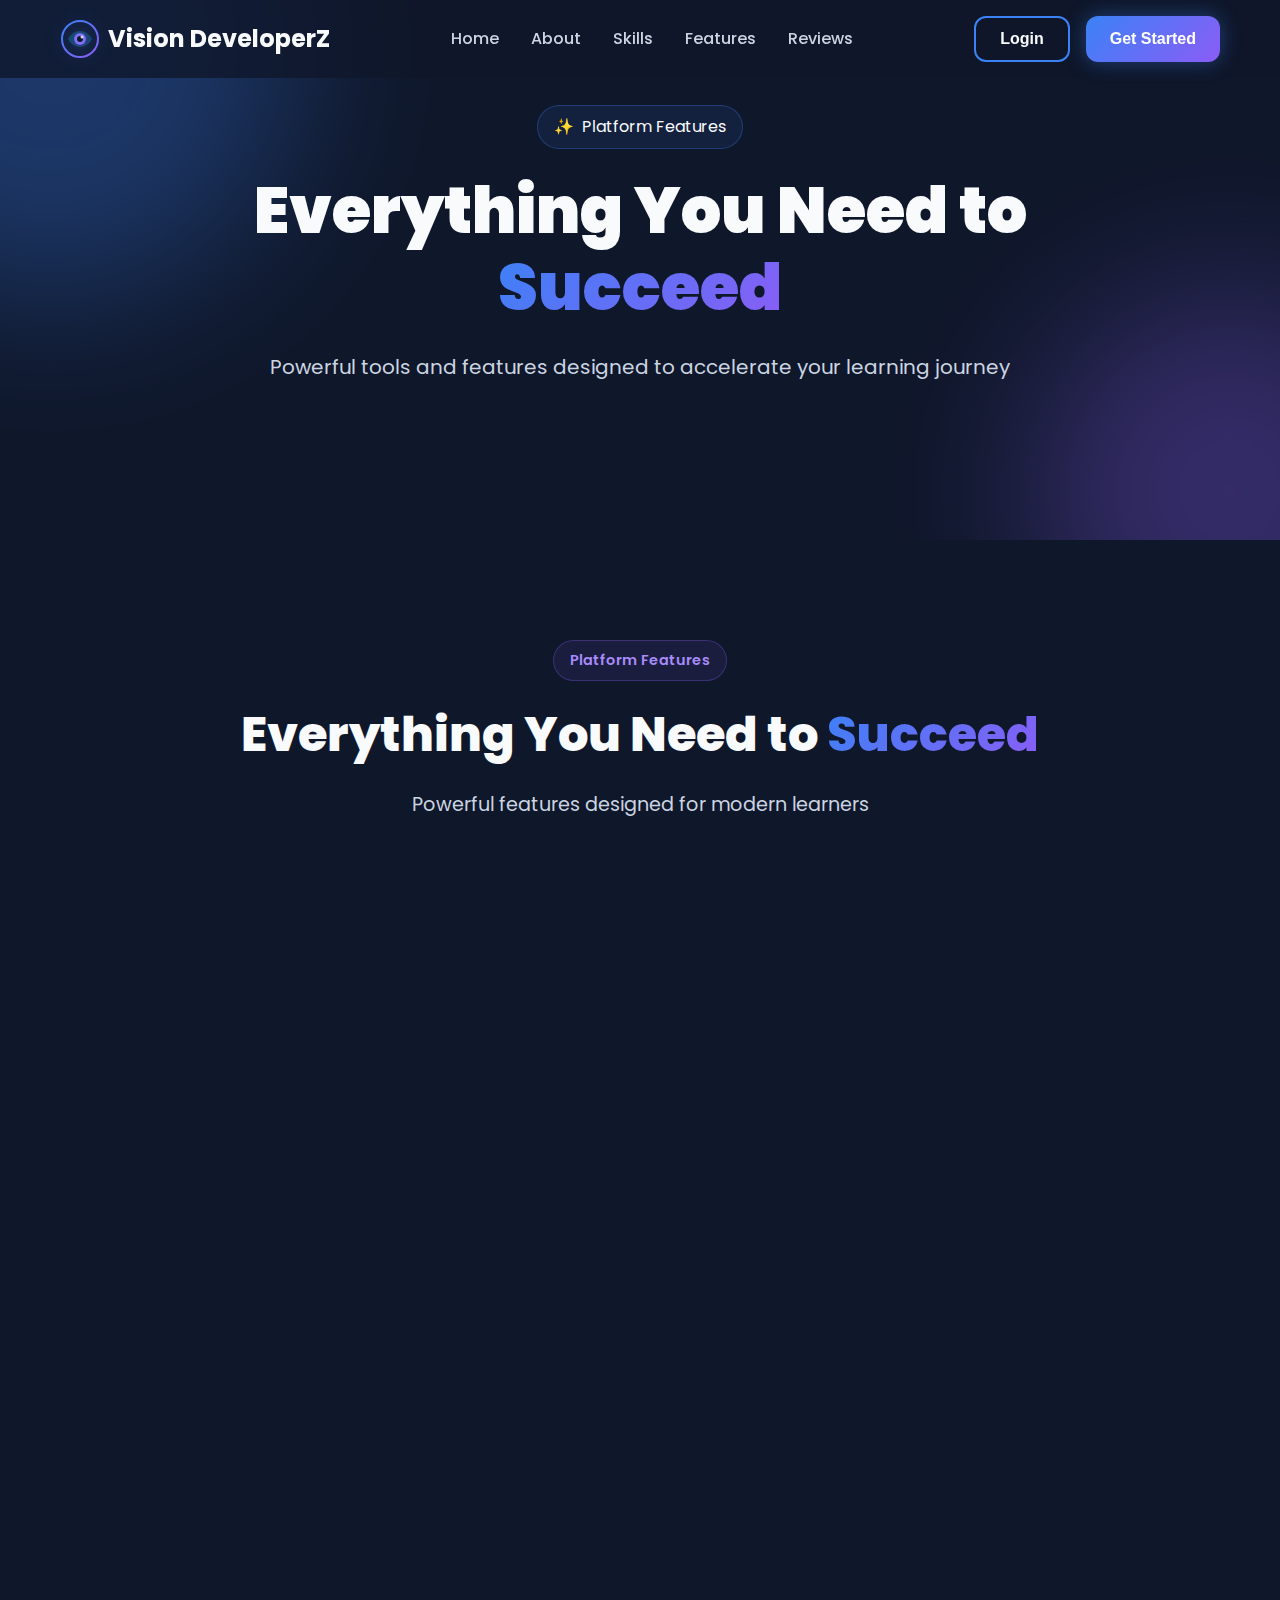
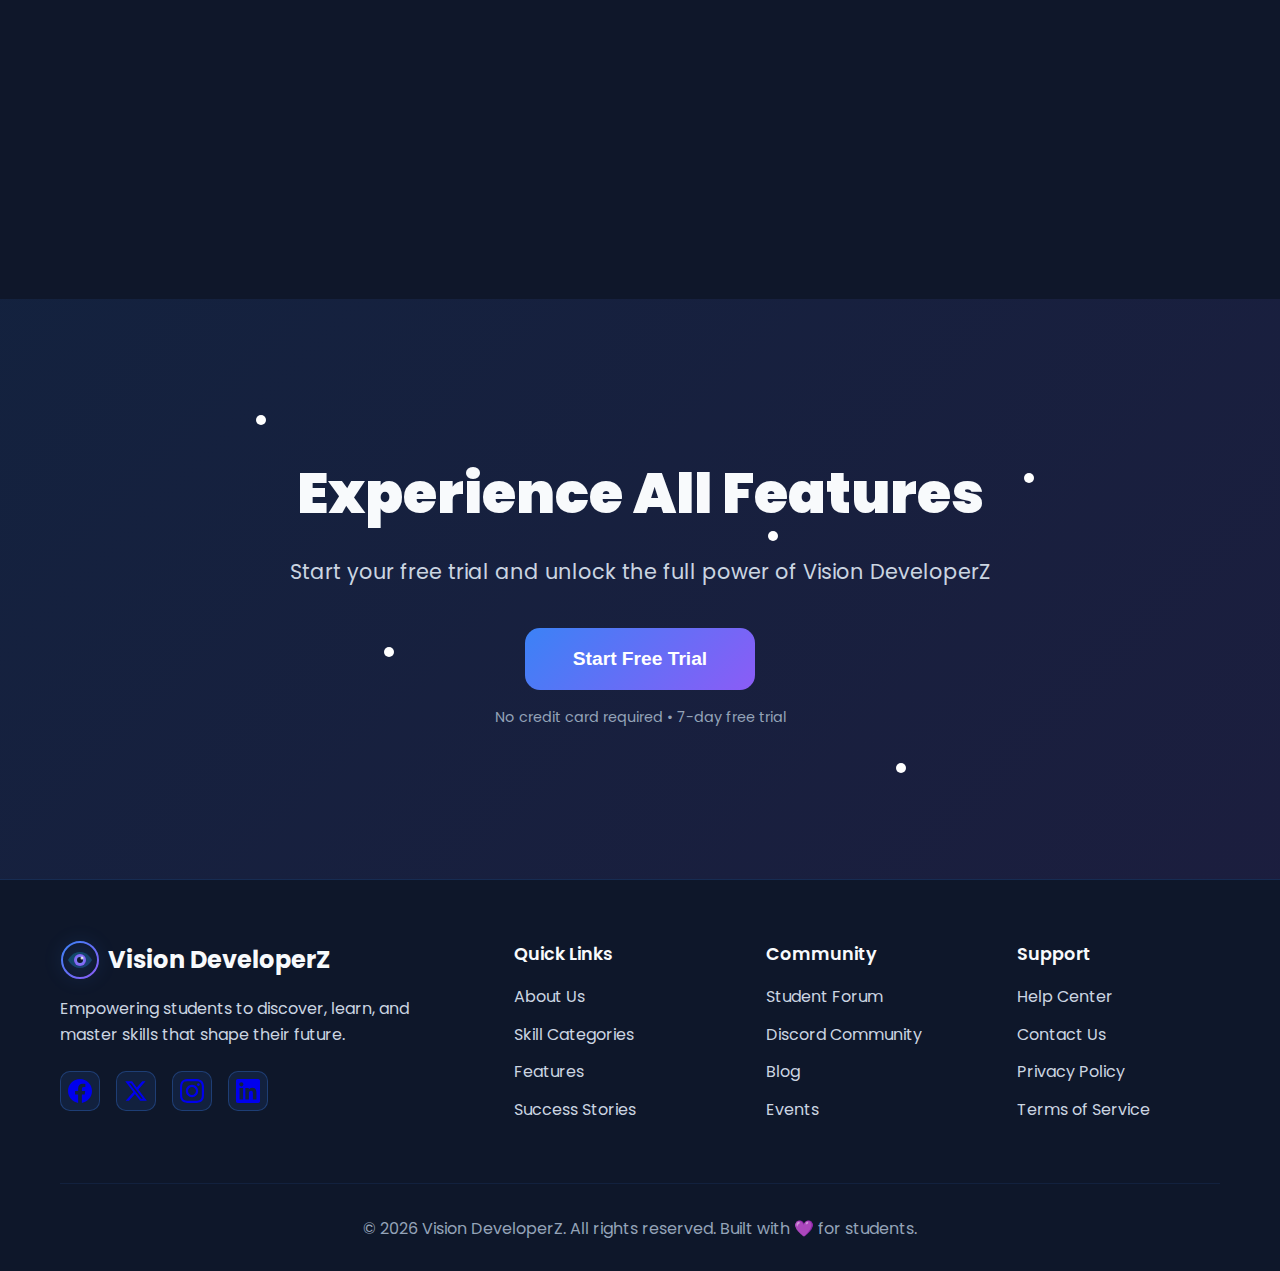
<file: features.html>
<!DOCTYPE html>
<html lang="en">

<head>
    <meta charset="UTF-8">
    <meta name="viewport" content="width=device-width, initial-scale=1.0">
    <title>Features - Vision DeveloperZ</title>
    <meta name="description"
        content="Discover powerful features of Vision DeveloperZ - project-based learning, progress tracking, community support, and more.">
    <link rel="preconnect" href="https://fonts.googleapis.com">
    <link rel="preconnect" href="https://fonts.gstatic.com" crossorigin>
    <link href="https://fonts.googleapis.com/css2?family=Poppins:wght@300;400;500;600;700;800;900&display=swap"
        rel="stylesheet">
    <link rel="stylesheet" href="style.css">
</head>

<body>
    <nav class="navbar" id="navbar">
        <div class="container nav-container">
            <div class="logo">
                <img src="logo.svg" alt="Vision DeveloperZ Logo" class="logo-icon">
                <span class="logo-text">Vision DeveloperZ</span>
            </div>
            <ul class="nav-menu" id="navMenu">
                <li><a href="index.html" class="nav-link">Home</a></li>
                <li><a href="about.html" class="nav-link">About</a></li>
                <li><a href="skills.html" class="nav-link">Skills</a></li>
                <li><a href="features.html" class="nav-link active">Features</a></li>
                <li><a href="testimonials.html" class="nav-link">Reviews</a></li>
            </ul>
            <div class="nav-actions">
                <button class="btn-secondary">Login</button>
                <a href="https://forms.gle/qpHgHrWsqdY3z6v97" target="_blank" style="text-decoration: none;">
                    <button class="btn-primary">Get Started</button>
                </a>
            </div>
            <div class="hamburger" id="hamburger">
                <span></span>
                <span></span>
                <span></span>
            </div>
        </div>
    </nav>

    <section class="hero" style="min-height: 60vh;">
        <div class="hero-background">
            <div class="gradient-orb orb-1"></div>
            <div class="gradient-orb orb-2"></div>
        </div>
        <div class="container hero-container">
            <div class="hero-content">
                <div class="hero-badge">
                    <span class="badge-icon">✨</span>
                    <span>Platform Features</span>
                </div>
                <h1 class="hero-title">
                    Everything You Need to<br>
                    <span class="gradient-text">Succeed</span>
                </h1>
                <p class="hero-subtitle">
                    Powerful tools and features designed to accelerate your learning journey
                </p>
            </div>
        </div>
    </section>

    <section class="features">
        <div class="container">
            <div class="section-header">
                <span class="section-badge">Platform Features</span>
                <h2 class="section-title">Everything You Need to <span class="gradient-text">Succeed</span></h2>
                <p class="section-subtitle">Powerful features designed for modern learners</p>
            </div>
            <div class="features-grid">
                <div class="feature-card" data-aos="flip-left" data-delay="0">
                    <div class="feature-icon-wrapper">
                        <div class="feature-icon">🎯</div>
                    </div>
                    <h3 class="feature-title">Project-Based Learning</h3>
                    <p class="feature-description">
                        Learn by building real projects that you can showcase in your portfolio
                    </p>
                </div>
                <div class="feature-card" data-aos="flip-left" data-delay="100">
                    <div class="feature-icon-wrapper">
                        <div class="feature-icon">📈</div>
                    </div>
                    <h3 class="feature-title">Progress Tracking</h3>
                    <p class="feature-description">
                        Advanced analytics to monitor your learning journey and skill development
                    </p>
                </div>
                <div class="feature-card" data-aos="flip-left" data-delay="200">
                    <div class="feature-icon-wrapper">
                        <div class="feature-icon">👥</div>
                    </div>
                    <h3 class="feature-title">Community Support</h3>
                    <p class="feature-description">
                        Connect with thousands of learners, share knowledge, and grow together
                    </p>
                </div>
                <div class="feature-card" data-aos="flip-left" data-delay="300">
                    <div class="feature-icon-wrapper">
                        <div class="feature-icon">🎓</div>
                    </div>
                    <h3 class="feature-title">Expert Mentorship</h3>
                    <p class="feature-description">
                        Get guidance from industry professionals and experienced mentors
                    </p>
                </div>
                <div class="feature-card" data-aos="flip-left" data-delay="400">
                    <div class="feature-icon-wrapper">
                        <div class="feature-icon">💼</div>
                    </div>
                    <h3 class="feature-title">Portfolio Building</h3>
                    <p class="feature-description">
                        Create a stunning portfolio that impresses recruiters and clients
                    </p>
                </div>
                <div class="feature-card" data-aos="flip-left" data-delay="500">
                    <div class="feature-icon-wrapper">
                        <div class="feature-icon">🏅</div>
                    </div>
                    <h3 class="feature-title">Certifications</h3>
                    <p class="feature-description">
                        Earn industry-recognized certificates to boost your career prospects
                    </p>
                </div>
                <div class="feature-card" data-aos="flip-left" data-delay="600">
                    <div class="feature-icon-wrapper">
                        <div class="feature-icon">🤖</div>
                    </div>
                    <h3 class="feature-title">AI-Powered Learning</h3>
                    <p class="feature-description">
                        Personalized learning paths powered by artificial intelligence
                    </p>
                </div>
                <div class="feature-card" data-aos="flip-left" data-delay="700">
                    <div class="feature-icon-wrapper">
                        <div class="feature-icon">📱</div>
                    </div>
                    <h3 class="feature-title">Mobile Learning</h3>
                    <p class="feature-description">
                        Learn anytime, anywhere with our mobile-optimized platform
                    </p>
                </div>
                <div class="feature-card" data-aos="flip-left" data-delay="800">
                    <div class="feature-icon-wrapper">
                        <div class="feature-icon">💡</div>
                    </div>
                    <h3 class="feature-title">Interactive Lessons</h3>
                    <p class="feature-description">
                        Engage with hands-on exercises and real-world challenges
                    </p>
                </div>
            </div>
        </div>
    </section>

    <section class="cta">
        <div class="cta-background">
            <div class="cta-gradient"></div>
            <div class="cta-particles">
                <div class="particle"></div>
                <div class="particle"></div>
                <div class="particle"></div>
                <div class="particle"></div>
                <div class="particle"></div>
            </div>
        </div>
        <div class="container cta-container">
            <div class="cta-content">
                <h2 class="cta-title">Experience All Features</h2>
                <p class="cta-subtitle">
                    Start your free trial and unlock the full power of Vision DeveloperZ
                </p>
                <button class="cta-button">
                    <span>Start Free Trial</span>
                    <span class="cta-button-glow"></span>
                </button>
                <p class="cta-note">No credit card required • 7-day free trial</p>
            </div>
        </div>
    </section>

    <footer class="footer">
        <div class="container">
            <div class="footer-content">
                <div class="footer-section">
                    <div class="footer-logo">
                        <img src="logo.svg" alt="Vision DeveloperZ Logo" class="logo-icon">
                        <span class="logo-text">Vision DeveloperZ</span>
                    </div>
                    <p class="footer-description">
                        Empowering students to discover, learn, and master skills that shape their future.
                    </p>
                    <div class="social-links">
                        <a href="https://www.facebook.com/share/1L1tgnvffg/" target="_blank" class="social-link"
                            title="Facebook">
                            <svg width="24" height="24" viewBox="0 0 24 24" fill="currentColor">
                                <path
                                    d="M24 12.073c0-6.627-5.373-12-12-12s-12 5.373-12 12c0 5.99 4.388 10.954 10.125 11.854v-8.385H7.078v-3.47h3.047V9.43c0-3.007 1.792-4.669 4.533-4.669 1.312 0 2.686.235 2.686.235v2.953H15.83c-1.491 0-1.956.925-1.956 1.874v2.25h3.328l-.532 3.47h-2.796v8.385C19.612 23.027 24 18.062 24 12.073z" />
                            </svg>
                        </a>
                        <a href="https://x.com/VisionDeve96585" target="_blank" class="social-link" title="X (Twitter)">
                            <svg width="24" height="24" viewBox="0 0 24 24" fill="currentColor">
                                <path
                                    d="M18.244 2.25h3.308l-7.227 8.26 8.502 11.24H16.17l-5.214-6.817L4.99 21.75H1.68l7.73-8.835L1.254 2.25H8.08l4.713 6.231zm-1.161 17.52h1.833L7.084 4.126H5.117z" />
                            </svg>
                        </a>
                        <a href="https://www.instagram.com/_visiondeveloperz.18?utm_source=qr&igsh=czB3ZmdwenZqYzN1"
                            target="_blank" class="social-link" title="Instagram">
                            <svg width="24" height="24" viewBox="0 0 24 24" fill="currentColor">
                                <path
                                    d="M12 0C8.74 0 8.333.015 7.053.072 5.775.132 4.905.333 4.14.63c-.789.306-1.459.717-2.126 1.384S.935 3.35.63 4.14C.333 4.905.131 5.775.072 7.053.012 8.333 0 8.74 0 12s.015 3.667.072 4.947c.06 1.277.261 2.148.558 2.913.306.788.717 1.459 1.384 2.126.667.666 1.336 1.079 2.126 1.384.766.296 1.636.499 2.913.558C8.333 23.988 8.74 24 12 24s3.667-.015 4.947-.072c1.277-.06 2.148-.262 2.913-.558.788-.306 1.459-.718 2.126-1.384.666-.667 1.079-1.335 1.384-2.126.296-.765.499-1.636.558-2.913.06-1.28.072-1.687.072-4.947s-.015-3.667-.072-4.947c-.06-1.277-.262-2.149-.558-2.913-.306-.789-.718-1.459-1.384-2.126C21.319 1.347 20.651.935 19.86.63c-.765-.297-1.636-.499-2.913-.558C15.667.012 15.26 0 12 0zm0 2.16c3.203 0 3.585.016 4.85.071 1.17.055 1.805.249 2.227.415.562.217.96.477 1.382.896.419.42.679.819.896 1.381.164.422.36 1.057.413 2.227.057 1.266.07 1.646.07 4.85s-.015 3.585-.074 4.85c-.061 1.17-.256 1.805-.421 2.227-.224.562-.479.96-.899 1.382-.419.419-.824.679-1.38.896-.42.164-1.065.36-2.235.413-1.274.057-1.649.07-4.859.07-3.211 0-3.586-.015-4.859-.074-1.171-.061-1.816-.256-2.236-.421-.569-.224-.96-.479-1.379-.899-.421-.419-.69-.824-.9-1.38-.165-.42-.359-1.065-.42-2.235-.045-1.26-.061-1.649-.061-4.844 0-3.196.016-3.586.061-4.861.061-1.17.255-1.814.42-2.234.21-.57.479-.96.9-1.381.419-.419.81-.689 1.379-.898.42-.166 1.051-.361 2.221-.421 1.275-.045 1.65-.06 4.859-.06l.045.03zm0 3.678c-3.405 0-6.162 2.76-6.162 6.162 0 3.405 2.76 6.162 6.162 6.162 3.405 0 6.162-2.76 6.162-6.162 0-3.405-2.76-6.162-6.162-6.162zM12 16c-2.21 0-4-1.79-4-4s1.79-4 4-4 4 1.79 4 4-1.79 4-4 4zm7.846-10.405c0 .795-.646 1.44-1.44 1.44-.795 0-1.44-.646-1.44-1.44 0-.794.646-1.439 1.44-1.439.793-.001 1.44.645 1.44 1.439z" />
                            </svg>
                        </a>
                        <a href="https://www.linkedin.com/in/vision-developerz-undefined-3a82193b1?utm_source=share&utm_campaign=share_via&utm_content=profile&utm_medium=android_app"
                            target="_blank" class="social-link" title="LinkedIn">
                            <svg width="24" height="24" viewBox="0 0 24 24" fill="currentColor">
                                <path
                                    d="M20.447 20.452h-3.554v-5.569c0-1.328-.027-3.037-1.852-3.037-1.853 0-2.136 1.445-2.136 2.939v5.667H9.351V9h3.414v1.561h.046c.477-.9 1.637-1.85 3.37-1.85 3.601 0 4.267 2.37 4.267 5.455v6.286zM5.337 7.433c-1.144 0-2.063-.926-2.063-2.065 0-1.138.92-2.063 2.063-2.063 1.14 0 2.064.925 2.064 2.063 0 1.139-.925 2.065-2.064 2.065zm1.782 13.019H3.555V9h3.564v11.452zM22.225 0H1.771C.792 0 0 .774 0 1.729v20.542C0 23.227.792 24 1.771 24h20.451C23.2 24 24 23.227 24 22.271V1.729C24 .774 23.2 0 22.222 0h.003z" />
                            </svg>
                        </a>
                    </div>
                </div>
                <div class="footer-section">
                    <h4 class="footer-title">Quick Links</h4>
                    <ul class="footer-links">
                        <li><a href="about.html">About Us</a></li>
                        <li><a href="skills.html">Skill Categories</a></li>
                        <li><a href="features.html">Features</a></li>
                        <li><a href="testimonials.html">Success Stories</a></li>
                    </ul>
                </div>
                <div class="footer-section">
                    <h4 class="footer-title">Community</h4>
                    <ul class="footer-links">
                        <li><a href="#">Student Forum</a></li>
                        <li><a href="#">Discord Community</a></li>
                        <li><a href="#">Blog</a></li>
                        <li><a href="#">Events</a></li>
                    </ul>
                </div>
                <div class="footer-section">
                    <h4 class="footer-title">Support</h4>
                    <ul class="footer-links">
                        <li><a href="#">Help Center</a></li>
                        <li><a href="#">Contact Us</a></li>
                        <li><a href="#">Privacy Policy</a></li>
                        <li><a href="#">Terms of Service</a></li>
                    </ul>
                </div>
            </div>
            <div class="footer-bottom">
                <p>&copy; 2026 Vision DeveloperZ. All rights reserved. Built with 💜 for students.</p>
            </div>
        </div>
    </footer>

    <script src="script.js"></script>
</body>

</html>
</file>
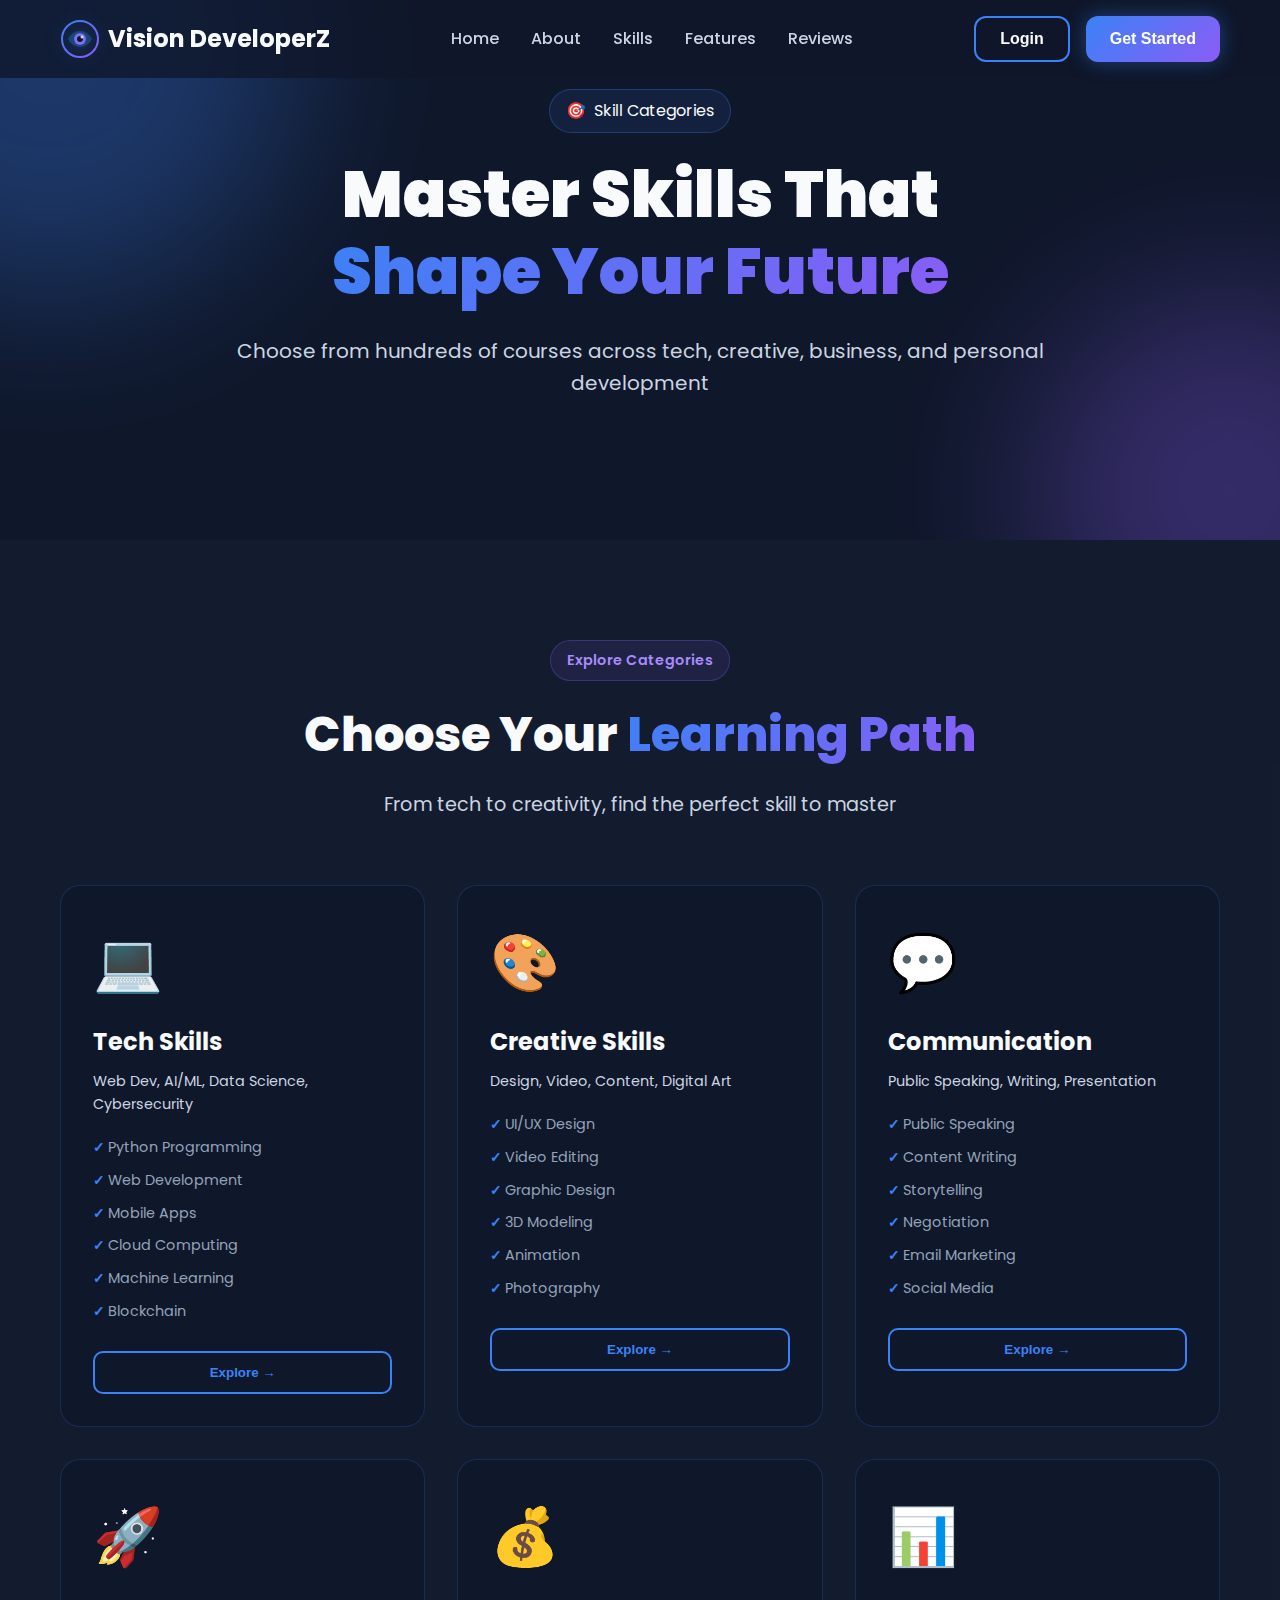
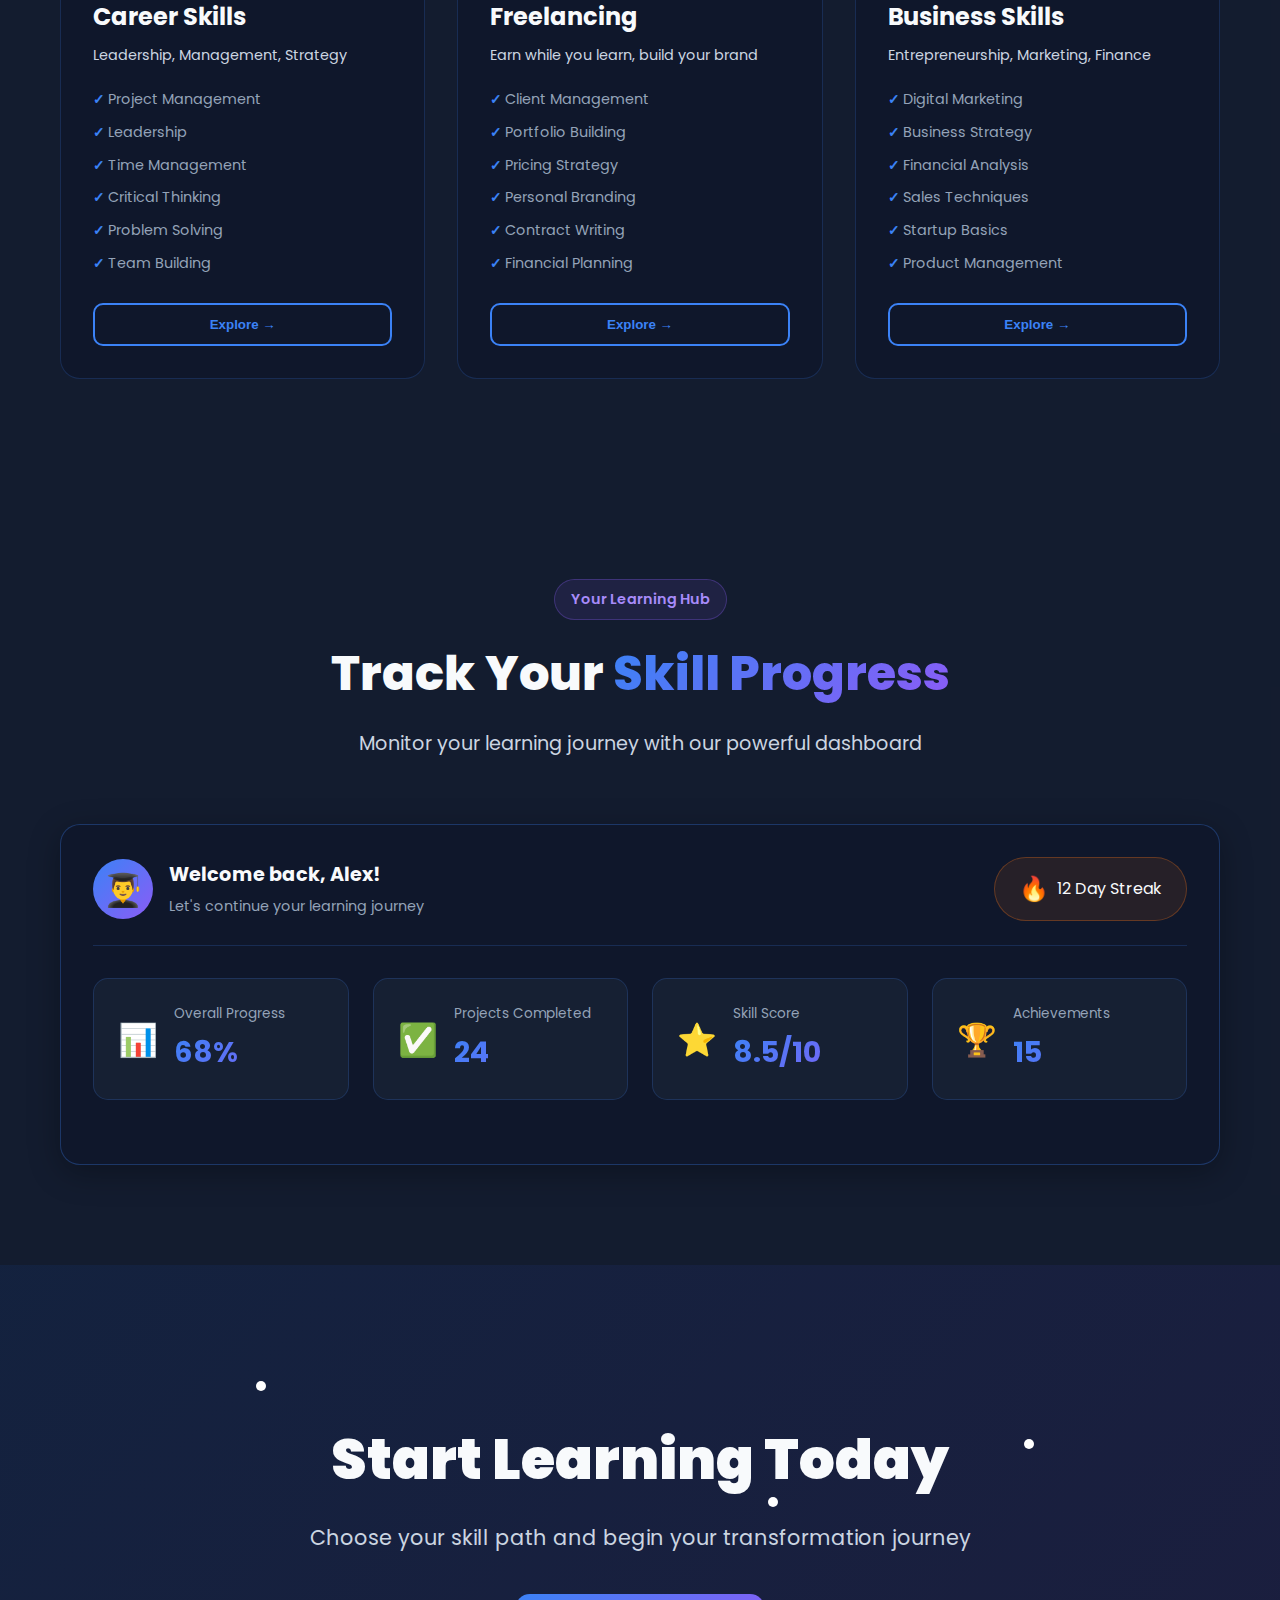
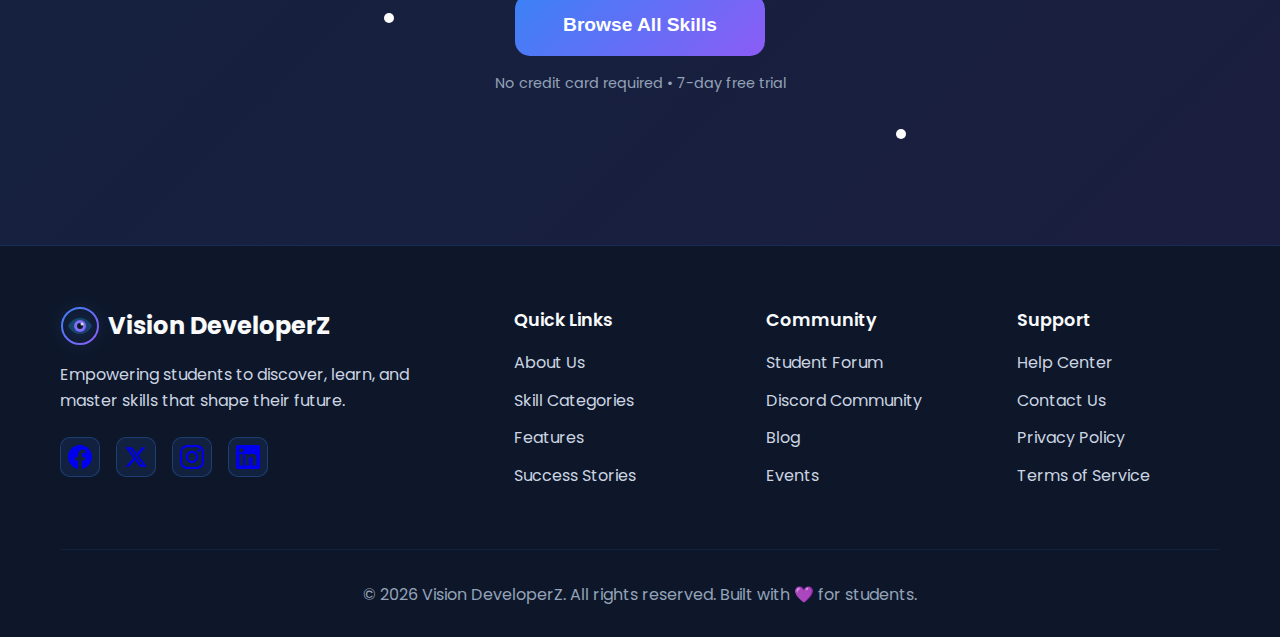
<file: skills.html>
<!DOCTYPE html>
<html lang="en">

<head>
    <meta charset="UTF-8">
    <meta name="viewport" content="width=device-width, initial-scale=1.0">
    <title>Skill Categories - Vision DeveloperZ</title>
    <meta name="description"
        content="Explore diverse skill categories at Vision DeveloperZ - from tech and creative skills to career development and freelancing.">
    <link rel="preconnect" href="https://fonts.googleapis.com">
    <link rel="preconnect" href="https://fonts.gstatic.com" crossorigin>
    <link href="https://fonts.googleapis.com/css2?family=Poppins:wght@300;400;500;600;700;800;900&display=swap"
        rel="stylesheet">
    <link rel="stylesheet" href="style.css">
</head>

<body>
    <!-- Navigation -->
    <nav class="navbar" id="navbar">
        <div class="container nav-container">
            <div class="logo">
                <img src="logo.svg" alt="Vision DeveloperZ Logo" class="logo-icon">
                <span class="logo-text">Vision DeveloperZ</span>
            </div>
            <ul class="nav-menu" id="navMenu">
                <li><a href="index.html" class="nav-link">Home</a></li>
                <li><a href="about.html" class="nav-link">About</a></li>
                <li><a href="skills.html" class="nav-link active">Skills</a></li>
                <li><a href="features.html" class="nav-link">Features</a></li>
                <li><a href="testimonials.html" class="nav-link">Reviews</a></li>
            </ul>
            <div class="nav-actions">
                <button class="btn-secondary">Login</button>
                <a href="https://forms.gle/qpHgHrWsqdY3z6v97" target="_blank" style="text-decoration: none;">
                    <button class="btn-primary">Get Started</button>
                </a>
            </div>
            <div class="hamburger" id="hamburger">
                <span></span>
                <span></span>
                <span></span>
            </div>
        </div>
    </nav>

    <!-- Skills Hero Section -->
    <section class="hero" style="min-height: 60vh;">
        <div class="hero-background">
            <div class="gradient-orb orb-1"></div>
            <div class="gradient-orb orb-2"></div>
        </div>
        <div class="container hero-container">
            <div class="hero-content">
                <div class="hero-badge">
                    <span class="badge-icon">🎯</span>
                    <span>Skill Categories</span>
                </div>
                <h1 class="hero-title">
                    Master Skills That<br>
                    <span class="gradient-text">Shape Your Future</span>
                </h1>
                <p class="hero-subtitle">
                    Choose from hundreds of courses across tech, creative, business, and personal development
                </p>
            </div>
        </div>
    </section>

    <!-- Skill Categories Section -->
    <section class="skills">
        <div class="container">
            <div class="section-header">
                <span class="section-badge">Explore Categories</span>
                <h2 class="section-title">Choose Your <span class="gradient-text">Learning Path</span></h2>
                <p class="section-subtitle">From tech to creativity, find the perfect skill to master</p>
            </div>
            <div class="skills-grid">
                <div class="skill-card" data-aos="zoom-in" data-delay="0">
                    <div class="skill-card-glow"></div>
                    <div class="skill-icon">💻</div>
                    <h3 class="skill-title">Tech Skills</h3>
                    <p class="skill-description">Web Dev, AI/ML, Data Science, Cybersecurity</p>
                    <ul class="skill-list">
                        <li>Python Programming</li>
                        <li>Web Development</li>
                        <li>Mobile Apps</li>
                        <li>Cloud Computing</li>
                        <li>Machine Learning</li>
                        <li>Blockchain</li>
                    </ul>
                    <button class="skill-btn">Explore →</button>
                </div>
                <div class="skill-card" data-aos="zoom-in" data-delay="100">
                    <div class="skill-card-glow"></div>
                    <div class="skill-icon">🎨</div>
                    <h3 class="skill-title">Creative Skills</h3>
                    <p class="skill-description">Design, Video, Content, Digital Art</p>
                    <ul class="skill-list">
                        <li>UI/UX Design</li>
                        <li>Video Editing</li>
                        <li>Graphic Design</li>
                        <li>3D Modeling</li>
                        <li>Animation</li>
                        <li>Photography</li>
                    </ul>
                    <button class="skill-btn">Explore →</button>
                </div>
                <div class="skill-card" data-aos="zoom-in" data-delay="200">
                    <div class="skill-card-glow"></div>
                    <div class="skill-icon">💬</div>
                    <h3 class="skill-title">Communication</h3>
                    <p class="skill-description">Public Speaking, Writing, Presentation</p>
                    <ul class="skill-list">
                        <li>Public Speaking</li>
                        <li>Content Writing</li>
                        <li>Storytelling</li>
                        <li>Negotiation</li>
                        <li>Email Marketing</li>
                        <li>Social Media</li>
                    </ul>
                    <button class="skill-btn">Explore →</button>
                </div>
                <div class="skill-card" data-aos="zoom-in" data-delay="300">
                    <div class="skill-card-glow"></div>
                    <div class="skill-icon">🚀</div>
                    <h3 class="skill-title">Career Skills</h3>
                    <p class="skill-description">Leadership, Management, Strategy</p>
                    <ul class="skill-list">
                        <li>Project Management</li>
                        <li>Leadership</li>
                        <li>Time Management</li>
                        <li>Critical Thinking</li>
                        <li>Problem Solving</li>
                        <li>Team Building</li>
                    </ul>
                    <button class="skill-btn">Explore →</button>
                </div>
                <div class="skill-card" data-aos="zoom-in" data-delay="400">
                    <div class="skill-card-glow"></div>
                    <div class="skill-icon">💰</div>
                    <h3 class="skill-title">Freelancing</h3>
                    <p class="skill-description">Earn while you learn, build your brand</p>
                    <ul class="skill-list">
                        <li>Client Management</li>
                        <li>Portfolio Building</li>
                        <li>Pricing Strategy</li>
                        <li>Personal Branding</li>
                        <li>Contract Writing</li>
                        <li>Financial Planning</li>
                    </ul>
                    <button class="skill-btn">Explore →</button>
                </div>
                <div class="skill-card" data-aos="zoom-in" data-delay="500">
                    <div class="skill-card-glow"></div>
                    <div class="skill-icon">📊</div>
                    <h3 class="skill-title">Business Skills</h3>
                    <p class="skill-description">Entrepreneurship, Marketing, Finance</p>
                    <ul class="skill-list">
                        <li>Digital Marketing</li>
                        <li>Business Strategy</li>
                        <li>Financial Analysis</li>
                        <li>Sales Techniques</li>
                        <li>Startup Basics</li>
                        <li>Product Management</li>
                    </ul>
                    <button class="skill-btn">Explore →</button>
                </div>
            </div>
        </div>
    </section>

    <!-- Dashboard Preview Section -->
    <section class="dashboard-preview">
        <div class="container">
            <div class="section-header">
                <span class="section-badge">Your Learning Hub</span>
                <h2 class="section-title">Track Your <span class="gradient-text">Skill Progress</span></h2>
                <p class="section-subtitle">Monitor your learning journey with our powerful dashboard</p>
            </div>
            <div class="dashboard-mockup" data-aos="fade-up">
                <div class="dashboard-header">
                    <div class="dashboard-user">
                        <div class="user-avatar">👨‍🎓</div>
                        <div class="user-info">
                            <h4>Welcome back, Alex!</h4>
                            <p>Let's continue your learning journey</p>
                        </div>
                    </div>
                    <div class="dashboard-streak">
                        <span class="streak-icon">🔥</span>
                        <span class="streak-count">12 Day Streak</span>
                    </div>
                </div>
                <div class="dashboard-stats">
                    <div class="stat-box">
                        <div class="stat-icon">📊</div>
                        <div class="stat-info">
                            <p class="stat-label">Overall Progress</p>
                            <h3 class="stat-value">68%</h3>
                        </div>
                    </div>
                    <div class="stat-box">
                        <div class="stat-icon">✅</div>
                        <div class="stat-info">
                            <p class="stat-label">Projects Completed</p>
                            <h3 class="stat-value">24</h3>
                        </div>
                    </div>
                    <div class="stat-box">
                        <div class="stat-icon">⭐</div>
                        <div class="stat-info">
                            <p class="stat-label">Skill Score</p>
                            <h3 class="stat-value">8.5/10</h3>
                        </div>
                    </div>
                    <div class="stat-box">
                        <div class="stat-icon">🏆</div>
                        <div class="stat-info">
                            <p class="stat-label">Achievements</p>
                            <h3 class="stat-value">15</h3>
                        </div>
                    </div>
                </div>
            </div>
        </div>
    </section>

    <!-- Call to Action Section -->
    <section class="cta">
        <div class="cta-background">
            <div class="cta-gradient"></div>
            <div class="cta-particles">
                <div class="particle"></div>
                <div class="particle"></div>
                <div class="particle"></div>
                <div class="particle"></div>
                <div class="particle"></div>
            </div>
        </div>
        <div class="container cta-container">
            <div class="cta-content">
                <h2 class="cta-title">Start Learning Today</h2>
                <p class="cta-subtitle">
                    Choose your skill path and begin your transformation journey
                </p>
                <button class="cta-button">
                    <span>Browse All Skills</span>
                    <span class="cta-button-glow"></span>
                </button>
                <p class="cta-note">No credit card required • 7-day free trial</p>
            </div>
        </div>
    </section>

    <!-- Footer -->
    <footer class="footer">
        <div class="container">
            <div class="footer-content">
                <div class="footer-section">
                    <div class="footer-logo">
                        <img src="logo.svg" alt="Vision DeveloperZ Logo" class="logo-icon">
                        <span class="logo-text">Vision DeveloperZ</span>
                    </div>
                    <p class="footer-description">
                        Empowering students to discover, learn, and master skills that shape their future.
                    </p>
                    <div class="social-links">
                        <a href="https://www.facebook.com/share/1L1tgnvffg/" target="_blank" class="social-link"
                            title="Facebook">
                            <svg width="24" height="24" viewBox="0 0 24 24" fill="currentColor">
                                <path
                                    d="M24 12.073c0-6.627-5.373-12-12-12s-12 5.373-12 12c0 5.99 4.388 10.954 10.125 11.854v-8.385H7.078v-3.47h3.047V9.43c0-3.007 1.792-4.669 4.533-4.669 1.312 0 2.686.235 2.686.235v2.953H15.83c-1.491 0-1.956.925-1.956 1.874v2.25h3.328l-.532 3.47h-2.796v8.385C19.612 23.027 24 18.062 24 12.073z" />
                            </svg>
                        </a>
                        <a href="https://x.com/VisionDeve96585" target="_blank" class="social-link" title="X (Twitter)">
                            <svg width="24" height="24" viewBox="0 0 24 24" fill="currentColor">
                                <path
                                    d="M18.244 2.25h3.308l-7.227 8.26 8.502 11.24H16.17l-5.214-6.817L4.99 21.75H1.68l7.73-8.835L1.254 2.25H8.08l4.713 6.231zm-1.161 17.52h1.833L7.084 4.126H5.117z" />
                            </svg>
                        </a>
                        <a href="https://www.instagram.com/_visiondeveloperz.18?utm_source=qr&igsh=czB3ZmdwenZqYzN1"
                            target="_blank" class="social-link" title="Instagram">
                            <svg width="24" height="24" viewBox="0 0 24 24" fill="currentColor">
                                <path
                                    d="M12 0C8.74 0 8.333.015 7.053.072 5.775.132 4.905.333 4.14.63c-.789.306-1.459.717-2.126 1.384S.935 3.35.63 4.14C.333 4.905.131 5.775.072 7.053.012 8.333 0 8.74 0 12s.015 3.667.072 4.947c.06 1.277.261 2.148.558 2.913.306.788.717 1.459 1.384 2.126.667.666 1.336 1.079 2.126 1.384.766.296 1.636.499 2.913.558C8.333 23.988 8.74 24 12 24s3.667-.015 4.947-.072c1.277-.06 2.148-.262 2.913-.558.788-.306 1.459-.718 2.126-1.384.666-.667 1.079-1.335 1.384-2.126.296-.765.499-1.636.558-2.913.06-1.28.072-1.687.072-4.947s-.015-3.667-.072-4.947c-.06-1.277-.262-2.149-.558-2.913-.306-.789-.718-1.459-1.384-2.126C21.319 1.347 20.651.935 19.86.63c-.765-.297-1.636-.499-2.913-.558C15.667.012 15.26 0 12 0zm0 2.16c3.203 0 3.585.016 4.85.071 1.17.055 1.805.249 2.227.415.562.217.96.477 1.382.896.419.42.679.819.896 1.381.164.422.36 1.057.413 2.227.057 1.266.07 1.646.07 4.85s-.015 3.585-.074 4.85c-.061 1.17-.256 1.805-.421 2.227-.224.562-.479.96-.899 1.382-.419.419-.824.679-1.38.896-.42.164-1.065.36-2.235.413-1.274.057-1.649.07-4.859.07-3.211 0-3.586-.015-4.859-.074-1.171-.061-1.816-.256-2.236-.421-.569-.224-.96-.479-1.379-.899-.421-.419-.69-.824-.9-1.38-.165-.42-.359-1.065-.42-2.235-.045-1.26-.061-1.649-.061-4.844 0-3.196.016-3.586.061-4.861.061-1.17.255-1.814.42-2.234.21-.57.479-.96.9-1.381.419-.419.81-.689 1.379-.898.42-.166 1.051-.361 2.221-.421 1.275-.045 1.65-.06 4.859-.06l.045.03zm0 3.678c-3.405 0-6.162 2.76-6.162 6.162 0 3.405 2.76 6.162 6.162 6.162 3.405 0 6.162-2.76 6.162-6.162 0-3.405-2.76-6.162-6.162-6.162zM12 16c-2.21 0-4-1.79-4-4s1.79-4 4-4 4 1.79 4 4-1.79 4-4 4zm7.846-10.405c0 .795-.646 1.44-1.44 1.44-.795 0-1.44-.646-1.44-1.44 0-.794.646-1.439 1.44-1.439.793-.001 1.44.645 1.44 1.439z" />
                            </svg>
                        </a>
                        <a href="https://www.linkedin.com/in/vision-developerz-undefined-3a82193b1?utm_source=share&utm_campaign=share_via&utm_content=profile&utm_medium=android_app"
                            target="_blank" class="social-link" title="LinkedIn">
                            <svg width="24" height="24" viewBox="0 0 24 24" fill="currentColor">
                                <path
                                    d="M20.447 20.452h-3.554v-5.569c0-1.328-.027-3.037-1.852-3.037-1.853 0-2.136 1.445-2.136 2.939v5.667H9.351V9h3.414v1.561h.046c.477-.9 1.637-1.85 3.37-1.85 3.601 0 4.267 2.37 4.267 5.455v6.286zM5.337 7.433c-1.144 0-2.063-.926-2.063-2.065 0-1.138.92-2.063 2.063-2.063 1.14 0 2.064.925 2.064 2.063 0 1.139-.925 2.065-2.064 2.065zm1.782 13.019H3.555V9h3.564v11.452zM22.225 0H1.771C.792 0 0 .774 0 1.729v20.542C0 23.227.792 24 1.771 24h20.451C23.2 24 24 23.227 24 22.271V1.729C24 .774 23.2 0 22.222 0h.003z" />
                            </svg>
                        </a>
                    </div>
                </div>
                <div class="footer-section">
                    <h4 class="footer-title">Quick Links</h4>
                    <ul class="footer-links">
                        <li><a href="about.html">About Us</a></li>
                        <li><a href="skills.html">Skill Categories</a></li>
                        <li><a href="features.html">Features</a></li>
                        <li><a href="testimonials.html">Success Stories</a></li>
                    </ul>
                </div>
                <div class="footer-section">
                    <h4 class="footer-title">Community</h4>
                    <ul class="footer-links">
                        <li><a href="#">Student Forum</a></li>
                        <li><a href="#">Discord Community</a></li>
                        <li><a href="#">Blog</a></li>
                        <li><a href="#">Events</a></li>
                    </ul>
                </div>
                <div class="footer-section">
                    <h4 class="footer-title">Support</h4>
                    <ul class="footer-links">
                        <li><a href="#">Help Center</a></li>
                        <li><a href="#">Contact Us</a></li>
                        <li><a href="#">Privacy Policy</a></li>
                        <li><a href="#">Terms of Service</a></li>
                    </ul>
                </div>
            </div>
            <div class="footer-bottom">
                <p>&copy; 2026 Vision DeveloperZ. All rights reserved. Built with 💜 for students.</p>
            </div>
        </div>
    </footer>

    <script src="script.js"></script>
</body>

</html>
</file>
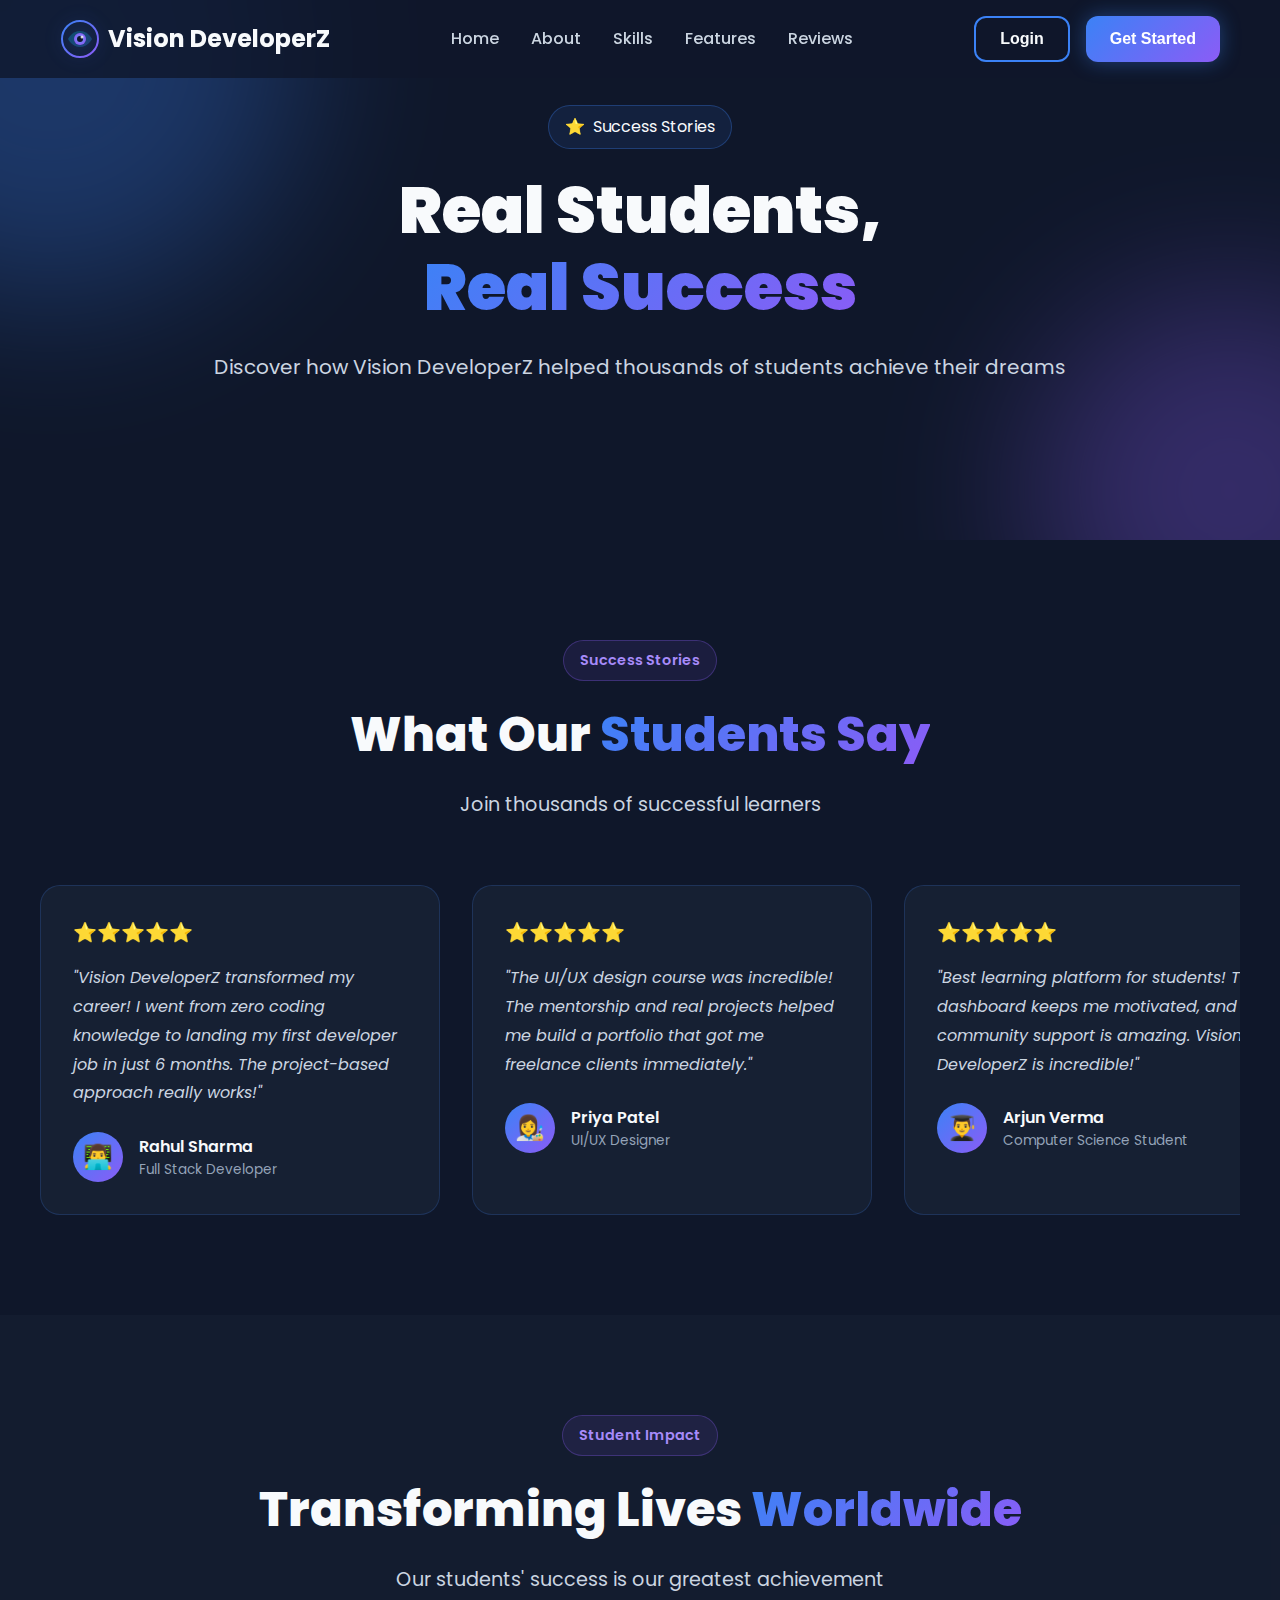
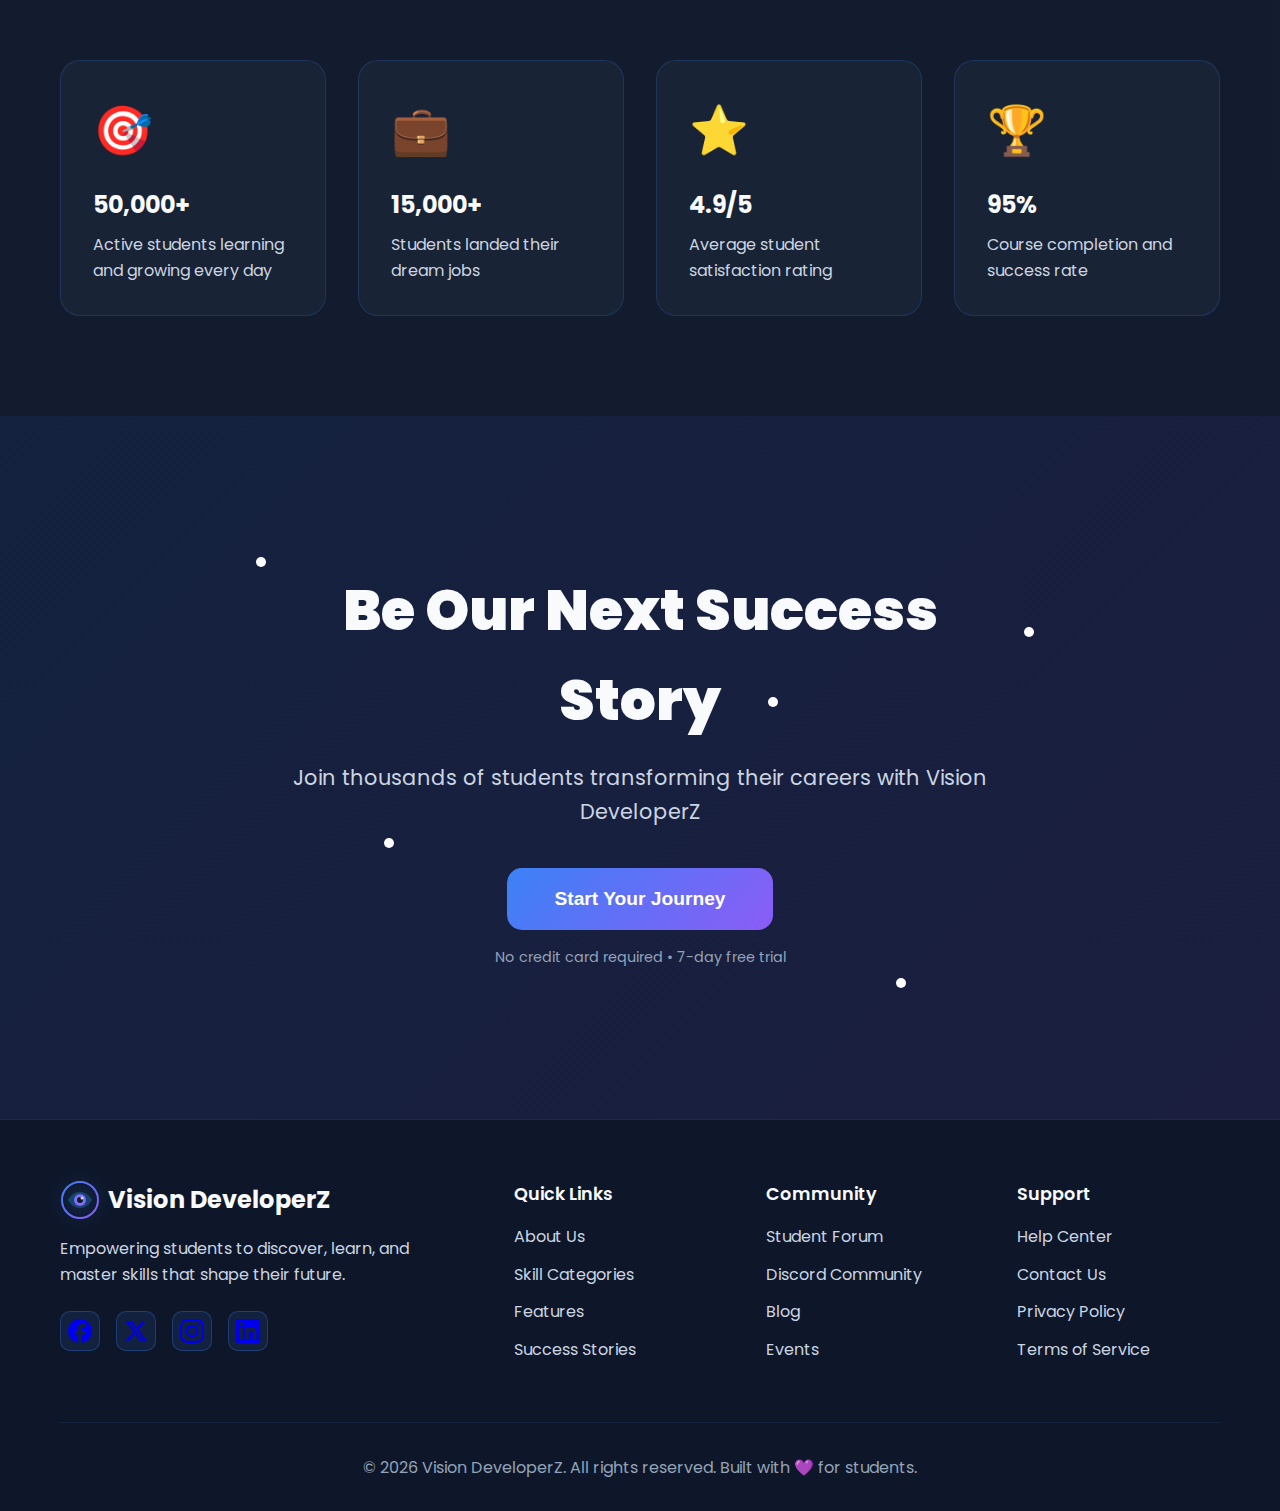
<file: testimonials.html>
<!DOCTYPE html>
<html lang="en">

<head>
    <meta charset="UTF-8">
    <meta name="viewport" content="width=device-width, initial-scale=1.0">
    <title>Student Reviews - Vision DeveloperZ</title>
    <meta name="description"
        content="Read success stories from Vision DeveloperZ students who transformed their careers through our platform.">
    <link rel="preconnect" href="https://fonts.googleapis.com">
    <link rel="preconnect" href="https://fonts.gstatic.com" crossorigin>
    <link href="https://fonts.googleapis.com/css2?family=Poppins:wght@300;400;500;600;700;800;900&display=swap"
        rel="stylesheet">
    <link rel="stylesheet" href="style.css">
</head>

<body>
    <nav class="navbar" id="navbar">
        <div class="container nav-container">
            <div class="logo">
                <img src="logo.svg" alt="Vision DeveloperZ Logo" class="logo-icon">
                <span class="logo-text">Vision DeveloperZ</span>
            </div>
            <ul class="nav-menu" id="navMenu">
                <li><a href="index.html" class="nav-link">Home</a></li>
                <li><a href="about.html" class="nav-link">About</a></li>
                <li><a href="skills.html" class="nav-link">Skills</a></li>
                <li><a href="features.html" class="nav-link">Features</a></li>
                <li><a href="testimonials.html" class="nav-link active">Reviews</a></li>
            </ul>
            <div class="nav-actions">
                <button class="btn-secondary">Login</button>
                <a href="https://forms.gle/qpHgHrWsqdY3z6v97" target="_blank" style="text-decoration: none;">
                    <button class="btn-primary">Get Started</button>
                </a>
            </div>
            <div class="hamburger" id="hamburger">
                <span></span>
                <span></span>
                <span></span>
            </div>
        </div>
    </nav>

    <section class="hero" style="min-height: 60vh;">
        <div class="hero-background">
            <div class="gradient-orb orb-1"></div>
            <div class="gradient-orb orb-2"></div>
        </div>
        <div class="container hero-container">
            <div class="hero-content">
                <div class="hero-badge">
                    <span class="badge-icon">⭐</span>
                    <span>Success Stories</span>
                </div>
                <h1 class="hero-title">
                    Real Students,<br>
                    <span class="gradient-text">Real Success</span>
                </h1>
                <p class="hero-subtitle">
                    Discover how Vision DeveloperZ helped thousands of students achieve their dreams
                </p>
            </div>
        </div>
    </section>

    <section class="testimonials">
        <div class="container">
            <div class="section-header">
                <span class="section-badge">Success Stories</span>
                <h2 class="section-title">What Our <span class="gradient-text">Students Say</span></h2>
                <p class="section-subtitle">Join thousands of successful learners</p>
            </div>
            <div class="testimonials-slider">
                <div class="testimonial-track">
                    <div class="testimonial-card">
                        <div class="testimonial-rating">⭐⭐⭐⭐⭐</div>
                        <p class="testimonial-text">
                            "Vision DeveloperZ transformed my career! I went from zero coding knowledge to landing my
                            first developer job in just 6 months. The project-based approach really works!"
                        </p>
                        <div class="testimonial-author">
                            <div class="author-avatar">👨‍💻</div>
                            <div class="author-info">
                                <h4 class="author-name">Rahul Sharma</h4>
                                <p class="author-role">Full Stack Developer</p>
                            </div>
                        </div>
                    </div>
                    <div class="testimonial-card">
                        <div class="testimonial-rating">⭐⭐⭐⭐⭐</div>
                        <p class="testimonial-text">
                            "The UI/UX design course was incredible! The mentorship and real projects helped me build a
                            portfolio that got me freelance clients immediately."
                        </p>
                        <div class="testimonial-author">
                            <div class="author-avatar">👩‍🎨</div>
                            <div class="author-info">
                                <h4 class="author-name">Priya Patel</h4>
                                <p class="author-role">UI/UX Designer</p>
                            </div>
                        </div>
                    </div>
                    <div class="testimonial-card">
                        <div class="testimonial-rating">⭐⭐⭐⭐⭐</div>
                        <p class="testimonial-text">
                            "Best learning platform for students! The dashboard keeps me motivated, and the community
                            support is amazing. Vision DeveloperZ is incredible!"
                        </p>
                        <div class="testimonial-author">
                            <div class="author-avatar">👨‍🎓</div>
                            <div class="author-info">
                                <h4 class="author-name">Arjun Verma</h4>
                                <p class="author-role">Computer Science Student</p>
                            </div>
                        </div>
                    </div>
                    <div class="testimonial-card">
                        <div class="testimonial-rating">⭐⭐⭐⭐⭐</div>
                        <p class="testimonial-text">
                            "I discovered my passion for data science through Vision DeveloperZ. The step-by-step
                            learning path and hands-on projects made complex topics easy to understand."
                        </p>
                        <div class="testimonial-author">
                            <div class="author-avatar">👩‍💼</div>
                            <div class="author-info">
                                <h4 class="author-name">Sneha Reddy</h4>
                                <p class="author-role">Data Analyst</p>
                            </div>
                        </div>
                    </div>
                    <div class="testimonial-card">
                        <div class="testimonial-rating">⭐⭐⭐⭐⭐</div>
                        <p class="testimonial-text">
                            "The freelancing skills course changed my life! I now earn a steady income while studying.
                            Vision DeveloperZ taught me how to manage clients and price my services."
                        </p>
                        <div class="testimonial-author">
                            <div class="author-avatar">👨‍💼</div>
                            <div class="author-info">
                                <h4 class="author-name">Karan Singh</h4>
                                <p class="author-role">Freelance Developer</p>
                            </div>
                        </div>
                    </div>
                    <div class="testimonial-card">
                        <div class="testimonial-rating">⭐⭐⭐⭐⭐</div>
                        <p class="testimonial-text">
                            "As a creative person, I struggled with traditional learning. Vision DeveloperZ's
                            interactive approach and real projects helped me master graphic design in months!"
                        </p>
                        <div class="testimonial-author">
                            <div class="author-avatar">👩‍🎨</div>
                            <div class="author-info">
                                <h4 class="author-name">Ananya Gupta</h4>
                                <p class="author-role">Graphic Designer</p>
                            </div>
                        </div>
                    </div>
                    <!-- Duplicate for seamless loop -->
                    <div class="testimonial-card">
                        <div class="testimonial-rating">⭐⭐⭐⭐⭐</div>
                        <p class="testimonial-text">
                            "Vision DeveloperZ transformed my career! I went from zero coding knowledge to landing my
                            first developer job in just 6 months. The project-based approach really works!"
                        </p>
                        <div class="testimonial-author">
                            <div class="author-avatar">👨‍💻</div>
                            <div class="author-info">
                                <h4 class="author-name">Rahul Sharma</h4>
                                <p class="author-role">Full Stack Developer</p>
                            </div>
                        </div>
                    </div>
                    <div class="testimonial-card">
                        <div class="testimonial-rating">⭐⭐⭐⭐⭐</div>
                        <p class="testimonial-text">
                            "The UI/UX design course was incredible! The mentorship and real projects helped me build a
                            portfolio that got me freelance clients immediately."
                        </p>
                        <div class="testimonial-author">
                            <div class="author-avatar">👩‍🎨</div>
                            <div class="author-info">
                                <h4 class="author-name">Priya Patel</h4>
                                <p class="author-role">UI/UX Designer</p>
                            </div>
                        </div>
                    </div>
                </div>
            </div>
        </div>
    </section>

    <section class="about" style="background: rgba(30, 41, 59, 0.3);">
        <div class="container">
            <div class="section-header">
                <span class="section-badge">Student Impact</span>
                <h2 class="section-title">Transforming Lives <span class="gradient-text">Worldwide</span></h2>
                <p class="section-subtitle">Our students' success is our greatest achievement</p>
            </div>
            <div class="about-grid">
                <div class="about-card" data-aos="fade-up" data-delay="0">
                    <div class="card-icon">
                        <span>🎯</span>
                    </div>
                    <h3 class="card-title">50,000+</h3>
                    <p class="card-description">
                        Active students learning and growing every day
                    </p>
                </div>
                <div class="about-card" data-aos="fade-up" data-delay="100">
                    <div class="card-icon">
                        <span>💼</span>
                    </div>
                    <h3 class="card-title">15,000+</h3>
                    <p class="card-description">
                        Students landed their dream jobs
                    </p>
                </div>
                <div class="about-card" data-aos="fade-up" data-delay="200">
                    <div class="card-icon">
                        <span>⭐</span>
                    </div>
                    <h3 class="card-title">4.9/5</h3>
                    <p class="card-description">
                        Average student satisfaction rating
                    </p>
                </div>
                <div class="about-card" data-aos="fade-up" data-delay="300">
                    <div class="card-icon">
                        <span>🏆</span>
                    </div>
                    <h3 class="card-title">95%</h3>
                    <p class="card-description">
                        Course completion and success rate
                    </p>
                </div>
            </div>
        </div>
    </section>

    <section class="cta">
        <div class="cta-background">
            <div class="cta-gradient"></div>
            <div class="cta-particles">
                <div class="particle"></div>
                <div class="particle"></div>
                <div class="particle"></div>
                <div class="particle"></div>
                <div class="particle"></div>
            </div>
        </div>
        <div class="container cta-container">
            <div class="cta-content">
                <h2 class="cta-title">Be Our Next Success Story</h2>
                <p class="cta-subtitle">
                    Join thousands of students transforming their careers with Vision DeveloperZ
                </p>
                <button class="cta-button">
                    <span>Start Your Journey</span>
                    <span class="cta-button-glow"></span>
                </button>
                <p class="cta-note">No credit card required • 7-day free trial</p>
            </div>
        </div>
    </section>

    <footer class="footer">
        <div class="container">
            <div class="footer-content">
                <div class="footer-section">
                    <div class="footer-logo">
                        <img src="logo.svg" alt="Vision DeveloperZ Logo" class="logo-icon">
                        <span class="logo-text">Vision DeveloperZ</span>
                    </div>
                    <p class="footer-description">
                        Empowering students to discover, learn, and master skills that shape their future.
                    </p>
                    <div class="social-links">
                        <a href="https://www.facebook.com/share/1L1tgnvffg/" target="_blank" class="social-link"
                            title="Facebook">
                            <svg width="24" height="24" viewBox="0 0 24 24" fill="currentColor">
                                <path
                                    d="M24 12.073c0-6.627-5.373-12-12-12s-12 5.373-12 12c0 5.99 4.388 10.954 10.125 11.854v-8.385H7.078v-3.47h3.047V9.43c0-3.007 1.792-4.669 4.533-4.669 1.312 0 2.686.235 2.686.235v2.953H15.83c-1.491 0-1.956.925-1.956 1.874v2.25h3.328l-.532 3.47h-2.796v8.385C19.612 23.027 24 18.062 24 12.073z" />
                            </svg>
                        </a>
                        <a href="https://x.com/VisionDeve96585" target="_blank" class="social-link" title="X (Twitter)">
                            <svg width="24" height="24" viewBox="0 0 24 24" fill="currentColor">
                                <path
                                    d="M18.244 2.25h3.308l-7.227 8.26 8.502 11.24H16.17l-5.214-6.817L4.99 21.75H1.68l7.73-8.835L1.254 2.25H8.08l4.713 6.231zm-1.161 17.52h1.833L7.084 4.126H5.117z" />
                            </svg>
                        </a>
                        <a href="https://www.instagram.com/_visiondeveloperz.18?utm_source=qr&igsh=czB3ZmdwenZqYzN1"
                            target="_blank" class="social-link" title="Instagram">
                            <svg width="24" height="24" viewBox="0 0 24 24" fill="currentColor">
                                <path
                                    d="M12 0C8.74 0 8.333.015 7.053.072 5.775.132 4.905.333 4.14.63c-.789.306-1.459.717-2.126 1.384S.935 3.35.63 4.14C.333 4.905.131 5.775.072 7.053.012 8.333 0 8.74 0 12s.015 3.667.072 4.947c.06 1.277.261 2.148.558 2.913.306.788.717 1.459 1.384 2.126.667.666 1.336 1.079 2.126 1.384.766.296 1.636.499 2.913.558C8.333 23.988 8.74 24 12 24s3.667-.015 4.947-.072c1.277-.06 2.148-.262 2.913-.558.788-.306 1.459-.718 2.126-1.384.666-.667 1.079-1.335 1.384-2.126.296-.765.499-1.636.558-2.913.06-1.28.072-1.687.072-4.947s-.015-3.667-.072-4.947c-.06-1.277-.262-2.149-.558-2.913-.306-.789-.718-1.459-1.384-2.126C21.319 1.347 20.651.935 19.86.63c-.765-.297-1.636-.499-2.913-.558C15.667.012 15.26 0 12 0zm0 2.16c3.203 0 3.585.016 4.85.071 1.17.055 1.805.249 2.227.415.562.217.96.477 1.382.896.419.42.679.819.896 1.381.164.422.36 1.057.413 2.227.057 1.266.07 1.646.07 4.85s-.015 3.585-.074 4.85c-.061 1.17-.256 1.805-.421 2.227-.224.562-.479.96-.899 1.382-.419.419-.824.679-1.38.896-.42.164-1.065.36-2.235.413-1.274.057-1.649.07-4.859.07-3.211 0-3.586-.015-4.859-.074-1.171-.061-1.816-.256-2.236-.421-.569-.224-.96-.479-1.379-.899-.421-.419-.69-.824-.9-1.38-.165-.42-.359-1.065-.42-2.235-.045-1.26-.061-1.649-.061-4.844 0-3.196.016-3.586.061-4.861.061-1.17.255-1.814.42-2.234.21-.57.479-.96.9-1.381.419-.419.81-.689 1.379-.898.42-.166 1.051-.361 2.221-.421 1.275-.045 1.65-.06 4.859-.06l.045.03zm0 3.678c-3.405 0-6.162 2.76-6.162 6.162 0 3.405 2.76 6.162 6.162 6.162 3.405 0 6.162-2.76 6.162-6.162 0-3.405-2.76-6.162-6.162-6.162zM12 16c-2.21 0-4-1.79-4-4s1.79-4 4-4 4 1.79 4 4-1.79 4-4 4zm7.846-10.405c0 .795-.646 1.44-1.44 1.44-.795 0-1.44-.646-1.44-1.44 0-.794.646-1.439 1.44-1.439.793-.001 1.44.645 1.44 1.439z" />
                            </svg>
                        </a>
                        <a href="https://www.linkedin.com/in/vision-developerz-undefined-3a82193b1?utm_source=share&utm_campaign=share_via&utm_content=profile&utm_medium=android_app"
                            target="_blank" class="social-link" title="LinkedIn">
                            <svg width="24" height="24" viewBox="0 0 24 24" fill="currentColor">
                                <path
                                    d="M20.447 20.452h-3.554v-5.569c0-1.328-.027-3.037-1.852-3.037-1.853 0-2.136 1.445-2.136 2.939v5.667H9.351V9h3.414v1.561h.046c.477-.9 1.637-1.85 3.37-1.85 3.601 0 4.267 2.37 4.267 5.455v6.286zM5.337 7.433c-1.144 0-2.063-.926-2.063-2.065 0-1.138.92-2.063 2.063-2.063 1.14 0 2.064.925 2.064 2.063 0 1.139-.925 2.065-2.064 2.065zm1.782 13.019H3.555V9h3.564v11.452zM22.225 0H1.771C.792 0 0 .774 0 1.729v20.542C0 23.227.792 24 1.771 24h20.451C23.2 24 24 23.227 24 22.271V1.729C24 .774 23.2 0 22.222 0h.003z" />
                            </svg>
                        </a>
                    </div>
                </div>
                <div class="footer-section">
                    <h4 class="footer-title">Quick Links</h4>
                    <ul class="footer-links">
                        <li><a href="about.html">About Us</a></li>
                        <li><a href="skills.html">Skill Categories</a></li>
                        <li><a href="features.html">Features</a></li>
                        <li><a href="testimonials.html">Success Stories</a></li>
                    </ul>
                </div>
                <div class="footer-section">
                    <h4 class="footer-title">Community</h4>
                    <ul class="footer-links">
                        <li><a href="#">Student Forum</a></li>
                        <li><a href="#">Discord Community</a></li>
                        <li><a href="#">Blog</a></li>
                        <li><a href="#">Events</a></li>
                    </ul>
                </div>
                <div class="footer-section">
                    <h4 class="footer-title">Support</h4>
                    <ul class="footer-links">
                        <li><a href="#">Help Center</a></li>
                        <li><a href="#">Contact Us</a></li>
                        <li><a href="#">Privacy Policy</a></li>
                        <li><a href="#">Terms of Service</a></li>
                    </ul>
                </div>
            </div>
            <div class="footer-bottom">
                <p>&copy; 2026 Vision DeveloperZ. All rights reserved. Built with 💜 for students.</p>
            </div>
        </div>
    </footer>

    <script src="script.js"></script>
</body>

</html>
</file>
<file: style.css>
/* ===== CSS Variables ===== */
:root {
    --primary-navy: #0f172a;
    --secondary-navy: #1e293b;
    --accent-blue: #3b82f6;
    --accent-purple: #8b5cf6;
    --accent-cyan: #06b6d4;
    --electric-blue: #60a5fa;
    --neon-purple: #a78bfa;
    --text-primary: #f8fafc;
    --text-secondary: #cbd5e1;
    --text-muted: #94a3b8;
    --gradient-1: linear-gradient(135deg, #667eea 0%, #764ba2 100%);
    --gradient-2: linear-gradient(135deg, #3b82f6 0%, #8b5cf6 100%);
    --gradient-3: linear-gradient(135deg, #06b6d4 0%, #3b82f6 100%);
    --shadow-sm: 0 2px 8px rgba(0, 0, 0, 0.1);
    --shadow-md: 0 4px 16px rgba(0, 0, 0, 0.2);
    --shadow-lg: 0 8px 32px rgba(0, 0, 0, 0.3);
    --shadow-glow: 0 0 20px rgba(59, 130, 246, 0.4);
}

/* ===== Reset & Base ===== */
* {
    margin: 0;
    padding: 0;
    box-sizing: border-box;
}

html {
    scroll-behavior: smooth;
}

body {
    font-family: 'Poppins', sans-serif;
    background: var(--primary-navy);
    color: var(--text-primary);
    line-height: 1.6;
    overflow-x: hidden;
}

.container {
    max-width: 1200px;
    margin: 0 auto;
    padding: 0 20px;
}

/* ===== Navigation ===== */
.navbar {
    position: fixed;
    top: 0;
    width: 100%;
    background: rgba(15, 23, 42, 0.8);
    backdrop-filter: blur(10px);
    z-index: 1000;
    padding: 1rem 0;
    transition: all 0.3s ease;
}

.navbar.scrolled {
    background: rgba(15, 23, 42, 0.95);
    box-shadow: var(--shadow-md);
}

.nav-container {
    display: flex;
    justify-content: space-between;
    align-items: center;
}

.logo {
    display: flex;
    align-items: center;
    gap: 0.5rem;
    font-size: 1.5rem;
    font-weight: 700;
}

.logo-icon {
    font-size: 2rem;
    width: 40px;
    height: 40px;
    object-fit: contain;
    transition: transform 0.3s ease, filter 0.3s ease;
    filter: drop-shadow(0 0 8px rgba(59, 130, 246, 0.3));
}

.logo-icon:hover {
    transform: scale(1.05);
    filter: drop-shadow(0 0 12px rgba(59, 130, 246, 0.5));
}

.nav-menu {
    display: flex;
    gap: 2rem;
    list-style: none;
}

.nav-link {
    color: var(--text-secondary);
    text-decoration: none;
    font-weight: 500;
    transition: color 0.3s ease;
    position: relative;
}

.nav-link:hover {
    color: var(--electric-blue);
}

.nav-link::after {
    content: '';
    position: absolute;
    bottom: -5px;
    left: 0;
    width: 0;
    height: 2px;
    background: var(--gradient-2);
    transition: width 0.3s ease;
}

.nav-link:hover::after {
    width: 100%;
}

.nav-actions {
    display: flex;
    gap: 1rem;
}

.nav-actions a {
    display: inline-flex;
    text-decoration: none;
}

.nav-actions a:hover,
.nav-actions a:active,
.nav-actions a:focus {
    transform: none;
    outline: none;
}

.hamburger {
    display: none;
    flex-direction: column;
    gap: 4px;
    cursor: pointer;
}

.hamburger span {
    width: 25px;
    height: 3px;
    background: var(--text-primary);
    border-radius: 2px;
    transition: all 0.3s ease;
}

/* ===== Buttons ===== */
.btn-primary,
.btn-secondary,
.btn-hero {
    padding: 0.75rem 1.5rem;
    border: none;
    border-radius: 12px;
    font-weight: 600;
    cursor: pointer;
    transition: all 0.3s ease;
    font-size: 1rem;
}

.btn-primary {
    background: var(--gradient-2);
    color: white;
    box-shadow: var(--shadow-glow);
}

.btn-primary:hover {
    transform: translateY(-2px);
    box-shadow: 0 0 30px rgba(59, 130, 246, 0.6);
}

.btn-secondary {
    background: transparent;
    color: var(--text-primary);
    border: 2px solid var(--accent-blue);
}

.btn-secondary:hover {
    background: var(--accent-blue);
    transform: translateY(-2px);
}

.btn-hero {
    display: flex;
    align-items: center;
    gap: 0.5rem;
    padding: 1rem 2rem;
    font-size: 1.1rem;
}

/* ===== Hero Section ===== */
.hero {
    min-height: 100vh;
    display: flex;
    align-items: center;
    justify-content: center;
    position: relative;
    overflow: hidden;
    padding-top: 80px;
}

.hero-background {
    position: absolute;
    top: 0;
    left: 0;
    width: 100%;
    height: 100%;
    z-index: 0;
}

.floating-shape {
    position: absolute;
    border-radius: 50%;
    background: var(--gradient-2);
    opacity: 0.1;
    animation: float 20s infinite ease-in-out;
}

.shape-1 {
    width: 300px;
    height: 300px;
    top: 10%;
    left: 10%;
    animation-delay: 0s;
}

.shape-2 {
    width: 200px;
    height: 200px;
    top: 60%;
    right: 10%;
    animation-delay: 5s;
}

.shape-3 {
    width: 150px;
    height: 150px;
    bottom: 10%;
    left: 30%;
    animation-delay: 10s;
}

.shape-4 {
    width: 250px;
    height: 250px;
    top: 30%;
    right: 20%;
    animation-delay: 15s;
}

.gradient-orb {
    position: absolute;
    border-radius: 50%;
    filter: blur(80px);
    opacity: 0.3;
}

.orb-1 {
    width: 500px;
    height: 500px;
    background: var(--accent-blue);
    top: -200px;
    left: -200px;
}

.orb-2 {
    width: 400px;
    height: 400px;
    background: var(--accent-purple);
    bottom: -150px;
    right: -150px;
}

@keyframes float {

    0%,
    100% {
        transform: translate(0, 0) rotate(0deg);
    }

    25% {
        transform: translate(20px, -20px) rotate(90deg);
    }

    50% {
        transform: translate(-20px, 20px) rotate(180deg);
    }

    75% {
        transform: translate(20px, 20px) rotate(270deg);
    }
}

.hero-container {
    position: relative;
    z-index: 1;
}

.hero-content {
    text-align: center;
    max-width: 900px;
    margin: 0 auto;
}

.hero-badge {
    display: inline-flex;
    align-items: center;
    gap: 0.5rem;
    background: rgba(59, 130, 246, 0.1);
    border: 1px solid rgba(59, 130, 246, 0.3);
    padding: 0.5rem 1rem;
    border-radius: 50px;
    margin-bottom: 1.5rem;
    animation: fadeInDown 1s ease;
}

.hero-title {
    font-size: 4rem;
    font-weight: 900;
    line-height: 1.2;
    margin-bottom: 1.5rem;
    animation: fadeInUp 1s ease 0.2s both;
}

.gradient-text {
    background: var(--gradient-2);
    background-clip: text;
    -webkit-background-clip: text;
    -webkit-text-fill-color: transparent;
}

.hero-subtitle {
    font-size: 1.25rem;
    color: var(--text-secondary);
    margin-bottom: 2rem;
    animation: fadeInUp 1s ease 0.4s both;
}

.hero-buttons {
    display: flex;
    gap: 1rem;
    justify-content: center;
    margin-bottom: 3rem;
    animation: fadeInUp 1s ease 0.6s both;
}

.hero-buttons a {
    display: inline-flex;
    text-decoration: none;
}

.hero-buttons a:hover,
.hero-buttons a:active,
.hero-buttons a:focus {
    transform: none;
    outline: none;
}

.hero-stats {
    display: flex;
    justify-content: center;
    gap: 3rem;
    animation: fadeInUp 1s ease 0.8s both;
}

.stat-item {
    text-align: center;
}

.stat-number {
    font-size: 2.5rem;
    font-weight: 700;
    background: var(--gradient-2);
    background-clip: text;
    -webkit-background-clip: text;
    -webkit-text-fill-color: transparent;
}

.stat-label {
    color: var(--text-muted);
    font-size: 0.9rem;
}

.stat-divider {
    width: 1px;
    background: var(--text-muted);
    opacity: 0.3;
}

.scroll-indicator {
    position: absolute;
    bottom: 30px;
    left: 50%;
    transform: translateX(-50%);
    animation: bounce 2s infinite;
}

.mouse {
    width: 30px;
    height: 50px;
    border: 2px solid var(--text-secondary);
    border-radius: 20px;
    display: flex;
    justify-content: center;
    padding-top: 8px;
}

.wheel {
    width: 4px;
    height: 8px;
    background: var(--text-secondary);
    border-radius: 2px;
    animation: scroll 1.5s infinite;
}

@keyframes bounce {

    0%,
    100% {
        transform: translateX(-50%) translateY(0);
    }

    50% {
        transform: translateX(-50%) translateY(-10px);
    }
}

@keyframes scroll {
    0% {
        opacity: 1;
        transform: translateY(0);
    }

    100% {
        opacity: 0;
        transform: translateY(10px);
    }
}

@keyframes fadeInDown {
    from {
        opacity: 0;
        transform: translateY(-20px);
    }

    to {
        opacity: 1;
        transform: translateY(0);
    }
}

@keyframes fadeInUp {
    from {
        opacity: 0;
        transform: translateY(20px);
    }

    to {
        opacity: 1;
        transform: translateY(0);
    }
}

/* ===== Section Styles ===== */
section {
    padding: 100px 0;
}

.section-header {
    text-align: center;
    margin-bottom: 4rem;
}

.section-badge {
    display: inline-block;
    background: rgba(139, 92, 246, 0.1);
    border: 1px solid rgba(139, 92, 246, 0.3);
    color: var(--neon-purple);
    padding: 0.5rem 1rem;
    border-radius: 50px;
    font-size: 0.9rem;
    font-weight: 600;
    margin-bottom: 1rem;
}

.section-title {
    font-size: 3rem;
    font-weight: 800;
    margin-bottom: 1rem;
}

.section-subtitle {
    font-size: 1.2rem;
    color: var(--text-secondary);
    max-width: 600px;
    margin: 0 auto;
}

/* ===== About Section ===== */
.about-grid {
    display: grid;
    grid-template-columns: repeat(auto-fit, minmax(250px, 1fr));
    gap: 2rem;
}

.about-card {
    background: rgba(30, 41, 59, 0.5);
    border: 1px solid rgba(59, 130, 246, 0.2);
    border-radius: 20px;
    padding: 2rem;
    transition: all 0.3s ease;
    opacity: 0;
    transform: translateY(30px);
}

.about-card[data-aos="fade-up"] {
    animation: fadeInUp 0.6s ease forwards;
}

.about-card:hover {
    transform: translateY(-10px);
    border-color: var(--accent-blue);
    box-shadow: var(--shadow-glow);
}

.card-icon {
    font-size: 3rem;
    margin-bottom: 1rem;
}

.card-title {
    font-size: 1.5rem;
    font-weight: 700;
    margin-bottom: 0.5rem;
}

.card-description {
    color: var(--text-secondary);
}

/* ===== Skills Section ===== */
.skills {
    background: rgba(30, 41, 59, 0.3);
}

.skills-grid {
    display: grid;
    grid-template-columns: repeat(auto-fit, minmax(280px, 1fr));
    gap: 2rem;
}

.skill-card {
    position: relative;
    background: rgba(15, 23, 42, 0.8);
    border: 1px solid rgba(59, 130, 246, 0.2);
    border-radius: 20px;
    padding: 2rem;
    transition: all 0.4s ease;
    overflow: hidden;
}

.skill-card-glow {
    position: absolute;
    top: -50%;
    left: -50%;
    width: 200%;
    height: 200%;
    background: radial-gradient(circle, rgba(59, 130, 246, 0.1) 0%, transparent 70%);
    opacity: 0;
    transition: opacity 0.4s ease;
}

.skill-card:hover .skill-card-glow {
    opacity: 1;
}

.skill-card:hover {
    transform: translateY(-10px) scale(1.02);
    border-color: var(--accent-blue);
    box-shadow: 0 10px 40px rgba(59, 130, 246, 0.3);
}

.skill-icon {
    font-size: 3.5rem;
    margin-bottom: 1rem;
}

.skill-title {
    font-size: 1.5rem;
    font-weight: 700;
    margin-bottom: 0.5rem;
}

.skill-description {
    color: var(--text-secondary);
    margin-bottom: 1rem;
    font-size: 0.9rem;
}

.skill-list {
    list-style: none;
    margin-bottom: 1.5rem;
}

.skill-list li {
    color: var(--text-muted);
    padding: 0.3rem 0;
    font-size: 0.9rem;
}

.skill-list li::before {
    content: '✓ ';
    color: var(--accent-blue);
    font-weight: bold;
}

.skill-btn {
    background: transparent;
    border: 2px solid var(--accent-blue);
    color: var(--accent-blue);
    padding: 0.75rem 1.5rem;
    border-radius: 10px;
    font-weight: 600;
    cursor: pointer;
    transition: all 0.3s ease;
    width: 100%;
}

.skill-btn:hover {
    background: var(--accent-blue);
    color: white;
}

/* ===== Timeline (How It Works) ===== */
.how-it-works {
    background: var(--primary-navy);
}

.timeline {
    max-width: 800px;
    margin: 0 auto;
    position: relative;
}

.timeline-item {
    display: flex;
    gap: 2rem;
    margin-bottom: 3rem;
    opacity: 0;
    transform: translateX(-50px);
    animation: slideIn 0.6s ease forwards;
}

.timeline-item[data-aos="fade-left"] {
    transform: translateX(50px);
}

@keyframes slideIn {
    to {
        opacity: 1;
        transform: translateX(0);
    }
}

.timeline-number {
    font-size: 3rem;
    font-weight: 900;
    background: var(--gradient-2);
    background-clip: text;
    -webkit-background-clip: text;
    -webkit-text-fill-color: transparent;
    min-width: 80px;
}

.timeline-content {
    flex: 1;
    background: rgba(30, 41, 59, 0.5);
    border: 1px solid rgba(59, 130, 246, 0.2);
    border-radius: 20px;
    padding: 2rem;
    transition: all 0.3s ease;
}

.timeline-content:hover {
    transform: translateX(10px);
    border-color: var(--accent-blue);
    box-shadow: var(--shadow-glow);
}

.timeline-icon {
    font-size: 2.5rem;
    margin-bottom: 1rem;
}

.timeline-title {
    font-size: 1.5rem;
    font-weight: 700;
    margin-bottom: 0.5rem;
}

.timeline-description {
    color: var(--text-secondary);
}

.timeline-connector {
    width: 2px;
    height: 50px;
    background: var(--gradient-2);
    margin: -1rem auto 1rem 40px;
}

/* ===== Dashboard Preview ===== */
.dashboard-preview {
    background: rgba(30, 41, 59, 0.3);
}

.dashboard-mockup {
    background: rgba(15, 23, 42, 0.8);
    border: 1px solid rgba(59, 130, 246, 0.3);
    border-radius: 20px;
    padding: 2rem;
    box-shadow: var(--shadow-lg);
}

.dashboard-header {
    display: flex;
    justify-content: space-between;
    align-items: center;
    margin-bottom: 2rem;
    padding-bottom: 1.5rem;
    border-bottom: 1px solid rgba(59, 130, 246, 0.2);
}

.dashboard-user {
    display: flex;
    gap: 1rem;
    align-items: center;
}

.user-avatar {
    width: 60px;
    height: 60px;
    background: var(--gradient-2);
    border-radius: 50%;
    display: flex;
    align-items: center;
    justify-content: center;
    font-size: 2rem;
}

.user-info h4 {
    font-size: 1.2rem;
    margin-bottom: 0.25rem;
}

.user-info p {
    color: var(--text-muted);
    font-size: 0.9rem;
}

.dashboard-streak {
    display: flex;
    align-items: center;
    gap: 0.5rem;
    background: rgba(249, 115, 22, 0.1);
    padding: 0.75rem 1.5rem;
    border-radius: 50px;
    border: 1px solid rgba(249, 115, 22, 0.3);
}

.streak-icon {
    font-size: 1.5rem;
}

.dashboard-stats {
    display: grid;
    grid-template-columns: repeat(auto-fit, minmax(200px, 1fr));
    gap: 1.5rem;
    margin-bottom: 2rem;
}

.stat-box {
    background: rgba(30, 41, 59, 0.5);
    border: 1px solid rgba(59, 130, 246, 0.2);
    border-radius: 15px;
    padding: 1.5rem;
    display: flex;
    align-items: center;
    gap: 1rem;
    transition: all 0.3s ease;
}

.stat-box:hover {
    transform: translateY(-5px);
    border-color: var(--accent-blue);
}

.stat-icon {
    font-size: 2rem;
}

.stat-info {
    flex: 1;
}

.stat-label {
    color: var(--text-muted);
    font-size: 0.85rem;
    margin-bottom: 0.25rem;
}

.stat-value {
    font-size: 1.8rem;
    font-weight: 700;
    background: var(--gradient-2);
    background-clip: text;
    -webkit-background-clip: text;
    -webkit-text-fill-color: transparent;
}

.progress-ring {
    position: relative;
}

.progress-ring-circle {
    fill: none;
    stroke: rgba(59, 130, 246, 0.2);
    stroke-width: 4;
}

.progress-ring-fill {
    fill: none;
    stroke: url(#gradient);
    stroke-width: 4;
    stroke-dasharray: 157;
    stroke-linecap: round;
    transform: rotate(-90deg);
    transform-origin: center;
}

.dashboard-current {
    background: rgba(30, 41, 59, 0.5);
    border: 1px solid rgba(59, 130, 246, 0.2);
    border-radius: 15px;
    padding: 1.5rem;
}

.current-title {
    font-size: 1.2rem;
    margin-bottom: 1rem;
}

.current-course {
    display: flex;
    gap: 1.5rem;
    align-items: center;
}

.course-thumbnail {
    width: 80px;
    height: 80px;
    background: var(--gradient-2);
    border-radius: 15px;
    display: flex;
    align-items: center;
    justify-content: center;
    font-size: 2.5rem;
}

.course-info {
    flex: 1;
}

.course-info h5 {
    font-size: 1.1rem;
    margin-bottom: 0.25rem;
}

.course-info p {
    color: var(--text-muted);
    font-size: 0.9rem;
    margin-bottom: 0.75rem;
}

.course-progress {
    display: flex;
    align-items: center;
    gap: 1rem;
}

.progress-bar {
    flex: 1;
    height: 8px;
    background: rgba(59, 130, 246, 0.2);
    border-radius: 10px;
    overflow: hidden;
}

.progress-fill {
    height: 100%;
    background: var(--gradient-2);
    border-radius: 10px;
    transition: width 0.3s ease;
}

.progress-text {
    color: var(--text-muted);
    font-size: 0.85rem;
    min-width: 80px;
}

.continue-btn {
    background: var(--gradient-2);
    color: white;
    border: none;
    padding: 0.75rem 1.5rem;
    border-radius: 10px;
    font-weight: 600;
    cursor: pointer;
    transition: all 0.3s ease;
}

.continue-btn:hover {
    transform: translateY(-2px);
    box-shadow: var(--shadow-glow);
}

/* ===== Features Section ===== */
.features-grid {
    display: grid;
    grid-template-columns: repeat(auto-fit, minmax(300px, 1fr));
    gap: 2rem;
}

.feature-card {
    background: rgba(30, 41, 59, 0.5);
    border: 1px solid rgba(59, 130, 246, 0.2);
    border-radius: 20px;
    padding: 2rem;
    text-align: center;
    transition: all 0.4s ease;
    opacity: 0;
    transform: rotateY(90deg);
    animation: flipIn 0.6s ease forwards;
}

@keyframes flipIn {
    to {
        opacity: 1;
        transform: rotateY(0);
    }
}

.feature-card:hover {
    transform: translateY(-10px);
    border-color: var(--accent-purple);
    box-shadow: 0 10px 40px rgba(139, 92, 246, 0.3);
}

.feature-icon-wrapper {
    width: 80px;
    height: 80px;
    background: var(--gradient-1);
    border-radius: 20px;
    display: flex;
    align-items: center;
    justify-content: center;
    margin: 0 auto 1.5rem;
    transition: all 0.3s ease;
}

.feature-card:hover .feature-icon-wrapper {
    transform: rotate(10deg) scale(1.1);
}

.feature-icon {
    font-size: 2.5rem;
}

.feature-title {
    font-size: 1.3rem;
    font-weight: 700;
    margin-bottom: 0.75rem;
}

.feature-description {
    color: var(--text-secondary);
    line-height: 1.6;
}

/* ===== Testimonials ===== */
.testimonials {
    background: var(--primary-navy);
    overflow: hidden;
}

.testimonials-slider {
    overflow: hidden;
    margin: 0 -20px;
}

.testimonial-track {
    display: flex;
    gap: 2rem;
    animation: slide 30s linear infinite;
}

@keyframes slide {
    0% {
        transform: translateX(0);
    }

    100% {
        transform: translateX(-50%);
    }
}

.testimonial-card {
    min-width: 400px;
    background: rgba(30, 41, 59, 0.5);
    border: 1px solid rgba(59, 130, 246, 0.2);
    border-radius: 20px;
    padding: 2rem;
    transition: all 0.3s ease;
}

.testimonial-card:hover {
    transform: translateY(-10px);
    border-color: var(--accent-blue);
    box-shadow: var(--shadow-glow);
}

.testimonial-rating {
    font-size: 1.2rem;
    margin-bottom: 1rem;
}

.testimonial-text {
    color: var(--text-secondary);
    line-height: 1.8;
    margin-bottom: 1.5rem;
    font-style: italic;
}

.testimonial-author {
    display: flex;
    gap: 1rem;
    align-items: center;
}

.author-avatar {
    width: 50px;
    height: 50px;
    background: var(--gradient-2);
    border-radius: 50%;
    display: flex;
    align-items: center;
    justify-content: center;
    font-size: 1.5rem;
}

.author-name {
    font-size: 1rem;
    font-weight: 600;
}

.author-role {
    color: var(--text-muted);
    font-size: 0.85rem;
}

/* ===== CTA Section ===== */
.cta {
    position: relative;
    padding: 150px 0;
    overflow: hidden;
}

.cta-background {
    position: absolute;
    top: 0;
    left: 0;
    width: 100%;
    height: 100%;
    z-index: 0;
}

.cta-gradient {
    position: absolute;
    top: 0;
    left: 0;
    width: 100%;
    height: 100%;
    background: var(--gradient-2);
    opacity: 0.1;
}

.cta-particles {
    position: absolute;
    width: 100%;
    height: 100%;
}

.particle {
    position: absolute;
    width: 10px;
    height: 10px;
    background: white;
    border-radius: 50%;
    animation: float 15s infinite ease-in-out;
}

.particle:nth-child(1) {
    top: 20%;
    left: 20%;
    animation-delay: 0s;
}

.particle:nth-child(2) {
    top: 40%;
    left: 60%;
    animation-delay: 3s;
}

.particle:nth-child(3) {
    top: 60%;
    left: 30%;
    animation-delay: 6s;
}

.particle:nth-child(4) {
    top: 80%;
    left: 70%;
    animation-delay: 9s;
}

.particle:nth-child(5) {
    top: 30%;
    left: 80%;
    animation-delay: 12s;
}

.cta-container {
    position: relative;
    z-index: 1;
}

.cta-content {
    text-align: center;
    max-width: 700px;
    margin: 0 auto;
}

.cta-title {
    font-size: 3.5rem;
    font-weight: 900;
    margin-bottom: 1rem;
}

.cta-subtitle {
    font-size: 1.3rem;
    color: var(--text-secondary);
    margin-bottom: 2.5rem;
}

.cta-button {
    position: relative;
    background: var(--gradient-2);
    color: white;
    border: none;
    padding: 1.25rem 3rem;
    border-radius: 15px;
    font-size: 1.2rem;
    font-weight: 700;
    cursor: pointer;
    transition: all 0.3s ease;
    overflow: hidden;
}

.cta-button:hover {
    transform: translateY(-5px);
    box-shadow: 0 0 50px rgba(59, 130, 246, 0.6);
}

.cta-button-glow {
    position: absolute;
    top: 0;
    left: -100%;
    width: 100%;
    height: 100%;
    background: linear-gradient(90deg, transparent, rgba(255, 255, 255, 0.3), transparent);
    transition: left 0.5s ease;
}

.cta-button:hover .cta-button-glow {
    left: 100%;
}

.cta-note {
    margin-top: 1rem;
    color: var(--text-muted);
    font-size: 0.9rem;
}

/* ===== Footer ===== */
.footer {
    background: rgba(15, 23, 42, 0.95);
    border-top: 1px solid rgba(59, 130, 246, 0.2);
    padding: 60px 0 30px;
}

.footer-content {
    display: grid;
    grid-template-columns: 2fr 1fr 1fr 1fr;
    gap: 3rem;
    margin-bottom: 3rem;
}

.footer-logo {
    display: flex;
    align-items: center;
    gap: 0.5rem;
    font-size: 1.5rem;
    font-weight: 700;
    margin-bottom: 1rem;
}

.footer-description {
    color: var(--text-secondary);
    margin-bottom: 1.5rem;
    line-height: 1.6;
}

.social-links {
    display: flex;
    gap: 1rem;
}

.social-link {
    width: 40px;
    height: 40px;
    background: rgba(59, 130, 246, 0.1);
    border: 1px solid rgba(59, 130, 246, 0.3);
    border-radius: 10px;
    display: flex;
    align-items: center;
    justify-content: center;
    font-size: 1.2rem;
    text-decoration: none;
    transition: all 0.3s ease;
}

.social-link:hover {
    background: var(--accent-blue);
    transform: translateY(-3px);
}

.footer-title {
    font-size: 1.1rem;
    font-weight: 600;
    margin-bottom: 1rem;
}

.footer-links {
    list-style: none;
}

.footer-links li {
    margin-bottom: 0.75rem;
}

.footer-links a {
    color: var(--text-secondary);
    text-decoration: none;
    transition: color 0.3s ease;
}

.footer-links a:hover {
    color: var(--accent-blue);
}

.footer-bottom {
    text-align: center;
    padding-top: 2rem;
    border-top: 1px solid rgba(59, 130, 246, 0.1);
    color: var(--text-muted);
}

/* ===== Responsive Design ===== */
@media (max-width: 768px) {
    .nav-menu {
        position: fixed;
        left: -100%;
        top: 70px;
        flex-direction: column;
        background: rgba(15, 23, 42, 0.98);
        width: 250px;
        height: calc(100vh - 70px);
        padding: 2rem;
        gap: 1.5rem;
        transition: left 0.3s ease;
        border-right: 1px solid rgba(59, 130, 246, 0.3);
        box-shadow: 2px 0 10px rgba(0, 0, 0, 0.3);
        z-index: 999;
    }

    .nav-menu.active {
        left: 0;
    }

    .nav-actions {
        flex-direction: column;
        gap: 0.75rem;
    }

    .hamburger {
        display: flex;
    }

    .hamburger.active span:nth-child(1) {
        transform: rotate(45deg) translate(5px, 5px);
    }

    .hamburger.active span:nth-child(2) {
        opacity: 0;
    }

    .hamburger.active span:nth-child(3) {
        transform: rotate(-45deg) translate(7px, -6px);
    }

    .hero-title {
        font-size: 2.5rem;
    }

    .hero-stats {
        flex-direction: column;
        gap: 1.5rem;
    }

    .stat-divider {
        display: none;
    }

    .section-title {
        font-size: 2rem;
    }

    .skills-grid,
    .features-grid {
        grid-template-columns: 1fr;
    }

    .testimonial-card {
        min-width: 300px;
    }

    .footer-content {
        grid-template-columns: 1fr;
        gap: 2rem;
    }

    .cta-title {
        font-size: 2rem;
    }

    .timeline-item {
        flex-direction: column;
    }

    .timeline-connector {
        margin-left: 0;
    }

    .current-course {
        flex-direction: column;
        text-align: center;
    }

    .dashboard-stats {
        grid-template-columns: 1fr;
    }
}

@media (max-width: 480px) {
    .hero-buttons {
        flex-direction: column;
    }

    .btn-hero {
        width: 100%;
    }
}
</file>
